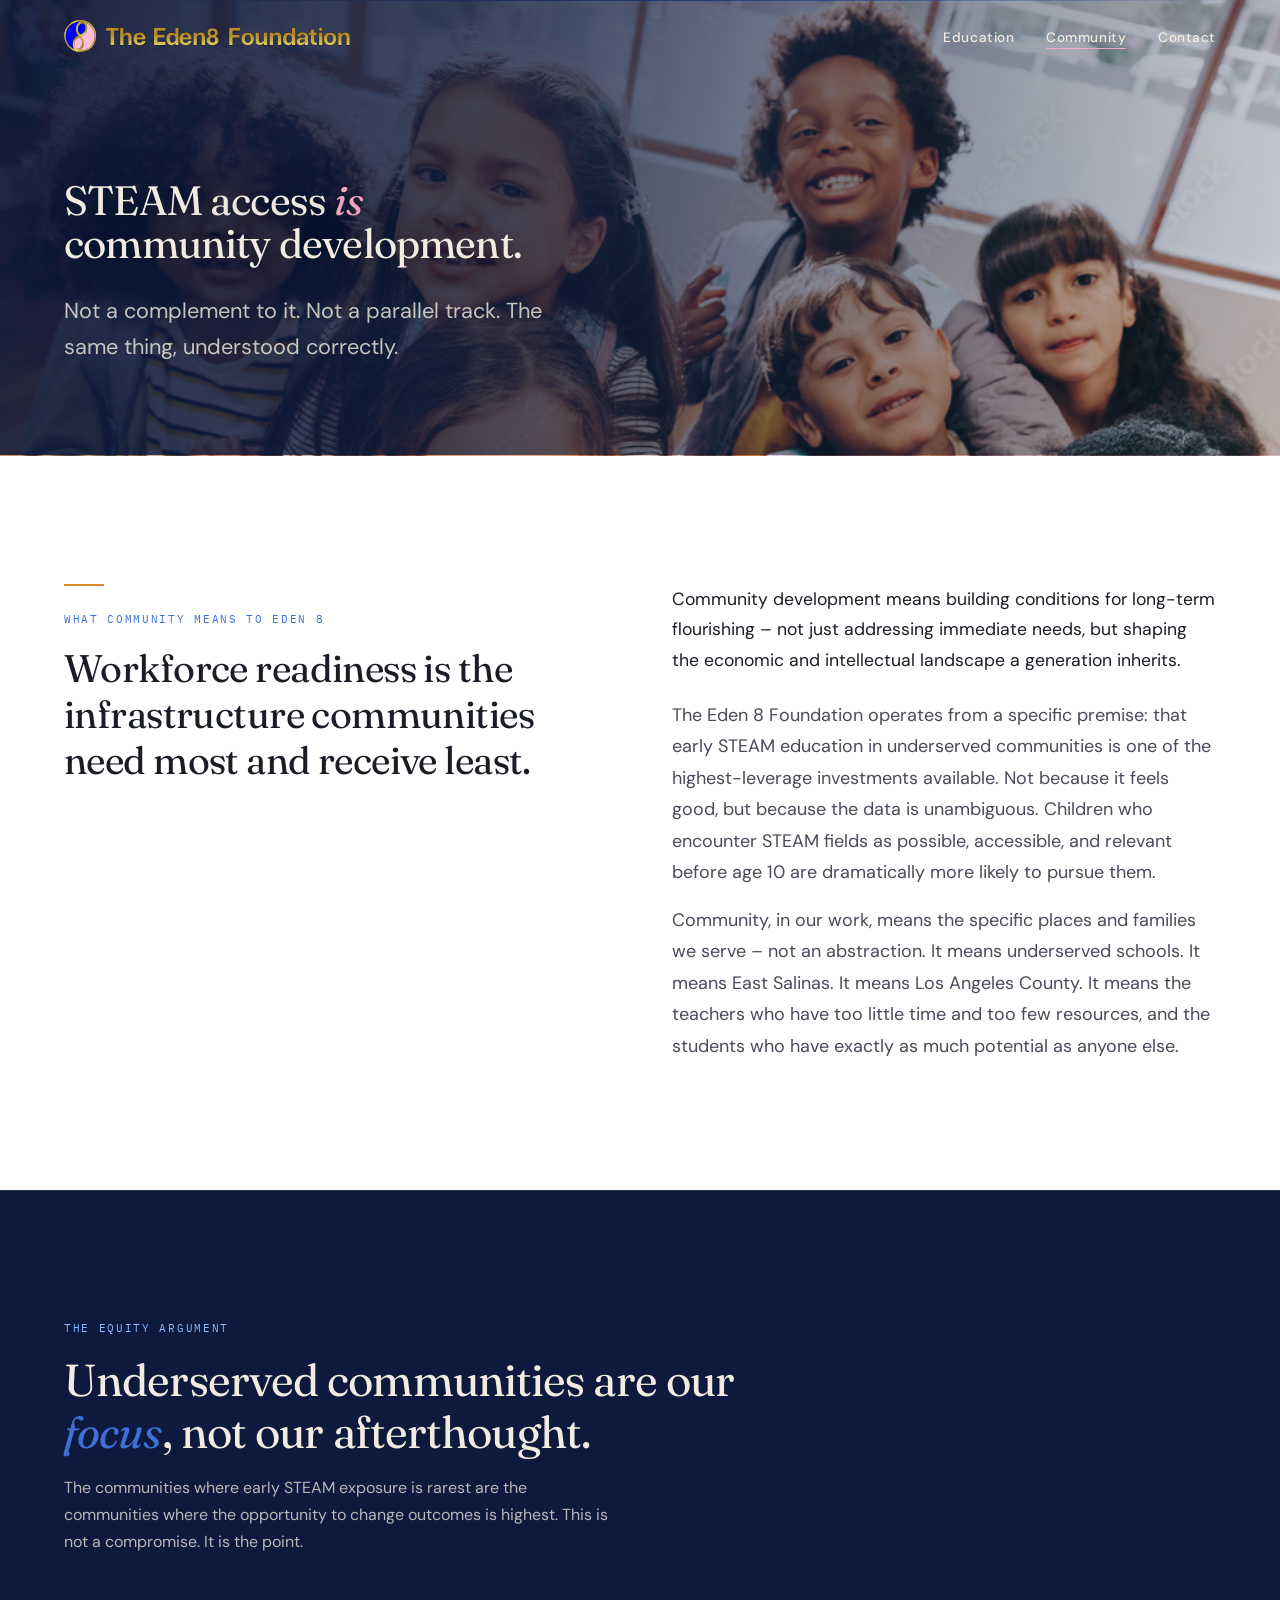
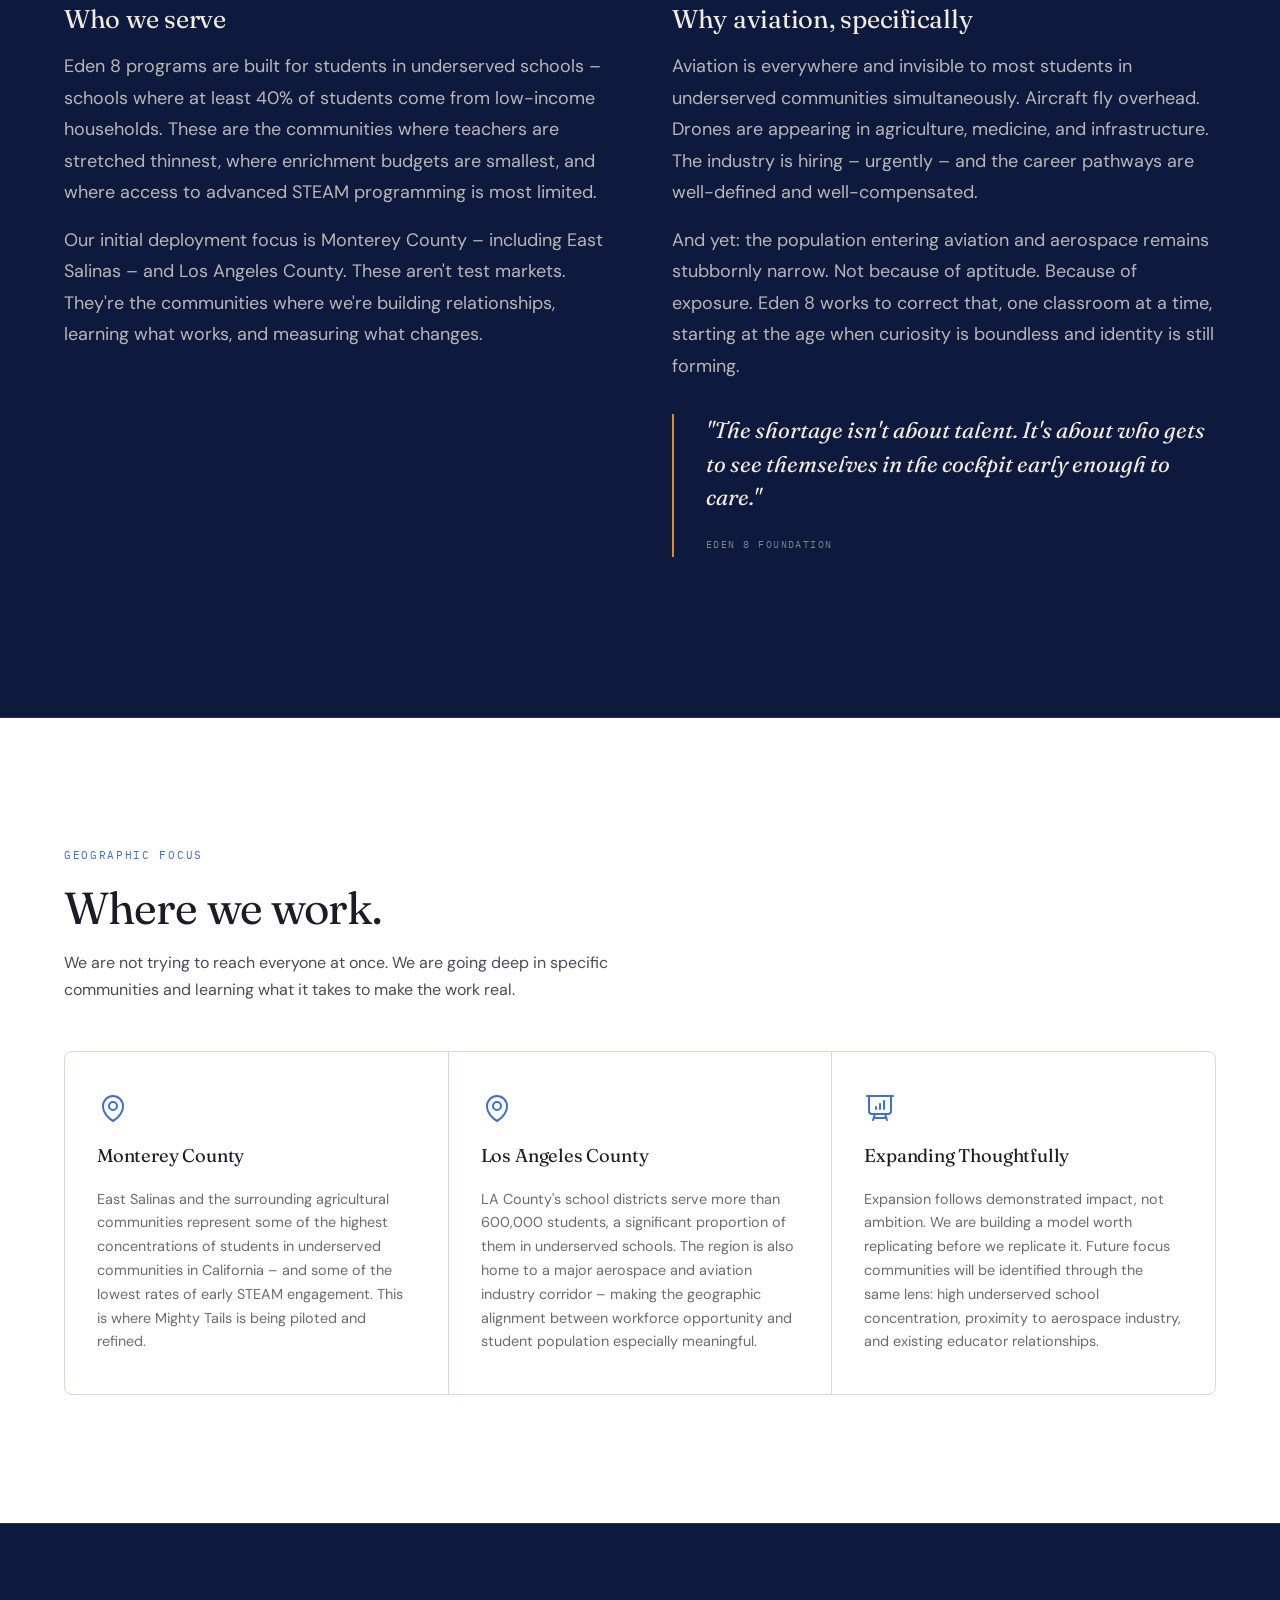
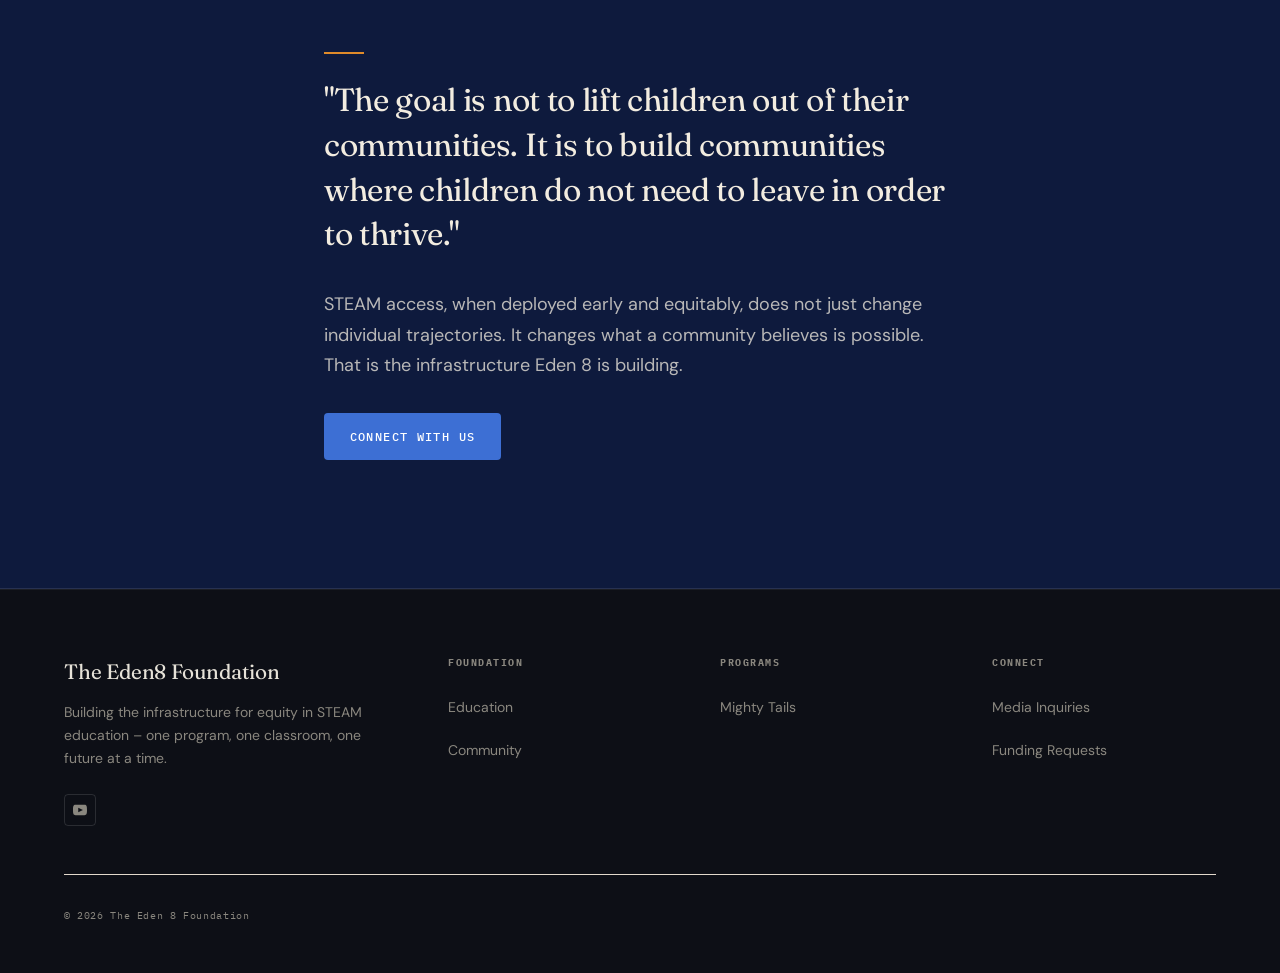
<file: community.html>
<!DOCTYPE html>
<html lang="en" data-theme="light">
<head>
  <meta charset="UTF-8" />
  <meta http-equiv="Cache-Control" content="no-cache, no-store, must-revalidate" />
  <meta http-equiv="Pragma" content="no-cache" />
  <meta http-equiv="Expires" content="0" />
  <meta name="viewport" content="width=device-width, initial-scale=1.0" />
  <title>Community – Eden 8 Foundation</title>
  <meta name="description" content="How the Eden 8 Foundation defines community: STEAM access as social equity infrastructure, deployed in Monterey County and Los Angeles County." />
  <link rel="canonical" href="https://j0nmichal.github.io/Eden8-dev-site/community.html" />

  <!-- Open Graph -->
  <meta property="og:type" content="website" />
  <meta property="og:url" content="https://j0nmichal.github.io/Eden8-dev-site/community.html" />
  <meta property="og:title" content="Community – Eden 8 Foundation" />
  <meta property="og:description" content="How the Eden 8 Foundation defines community: STEAM access as social equity infrastructure, deployed in Monterey County and Los Angeles County." />
  <meta property="og:image" content="https://j0nmichal.github.io/Eden8-dev-site/assets/images/og-home.jpg" />
  <meta property="og:site_name" content="Eden 8 Foundation" />

  <!-- Twitter Card -->
  <meta name="twitter:card" content="summary_large_image" />
  <meta name="twitter:title" content="Community – Eden 8 Foundation" />
  <meta name="twitter:description" content="How the Eden 8 Foundation defines community: STEAM access as social equity infrastructure, deployed in Monterey County and Los Angeles County." />
  <meta name="twitter:image" content="https://j0nmichal.github.io/Eden8-dev-site/assets/images/og-home.jpg" />

  <link rel="stylesheet" href="css/styles.css?v=24" />
  <link rel="icon" type="image/svg+xml" href="assets/favicon.svg" />
</head>
<body class="dark-hero">

  <header>
    <nav class="nav" aria-label="Main navigation">
      <div class="container nav__inner">
        <a href="index.html" class="nav__logo" aria-label="The Eden 8 Foundation home">
          <img src="assets/images/TEF_LogoIcon_HorizontalWide.svg" alt="The Eden 8 Foundation" height="32" style="display:block;">
        </a>
        <ul class="nav__links" role="list">
          <li><a href="education.html">Education</a></li>
          <li><a href="community.html">Community</a></li>
          <li><a href="contact.html">Contact</a></li>
        </ul>
        <button class="nav__toggle" aria-label="Toggle navigation" aria-expanded="false">
          <span></span><span></span><span></span>
        </button>
      </div>
    </nav>
  </header>

  <main>

    <!-- PAGE HERO -->
    <section class="page-hero page-hero--photo" aria-labelledby="community-title" style="background-image: url('assets/images/1000_F_594930347_ukCym2IL1CUsAE8HamDwevilLhkYoZHP.jpg');">
      <div class="container">
        <h1 id="community-title">
          STEAM access <em>is</em><br/>
          community development.
        </h1>
        <p class="page-hero__sub">
          Not a complement to it. Not a parallel track. The same thing, understood correctly.
        </p>
      </div>
    </section>

    <!-- OPENING STATEMENT -->
    <section class="section" aria-labelledby="community-def-heading">
      <div class="container">
        <div class="two-col">
          <div class="two-col__a fade-up">
            <span class="rule-warm" aria-hidden="true"></span>
            <span class="label label--accent" style="display:block; margin-block-end: 1rem;">What Community Means to Eden 8</span>
            <h2 id="community-def-heading" style="font-family: var(--font-display); font-size: clamp(1.8rem, 3vw, 2.6rem); font-weight: 400; line-height: 1.2; letter-spacing: -0.015em; color: var(--text-cream);">
              Workforce readiness is the infrastructure communities need most and receive least.
            </h2>
          </div>
          <div class="two-col__b prose fade-up fade-up-delay-1">
            <p class="lead">Community development means building conditions for long-term flourishing – not just addressing immediate needs, but shaping the economic and intellectual landscape a generation inherits.</p>
            <p>The Eden 8 Foundation operates from a specific premise: that early STEAM education in underserved communities is one of the highest-leverage investments available. Not because it feels good, but because the data is unambiguous. Children who encounter STEAM fields as possible, accessible, and relevant before age 10 are dramatically more likely to pursue them.</p>
            <p>Community, in our work, means the specific places and families we serve – not an abstraction. It means underserved schools. It means East Salinas. It means Los Angeles County. It means the teachers who have too little time and too few resources, and the students who have exactly as much potential as anyone else.</p>
          </div>
        </div>
      </div>
    </section>

    <!-- EQUITY ARGUMENT -->
    <section class="section section--alt" aria-labelledby="equity-heading">
      <div class="container">
        <div class="section__header fade-up" style="max-width: 700px;">
          <span class="label label--accent" style="display:block; margin-block-end: 1rem;">The Equity Argument</span>
          <h2 id="equity-heading">Underserved communities are our <em>focus</em>, not our afterthought.</h2>
          <p>The communities where early STEAM exposure is rarest are the communities where the opportunity to change outcomes is highest. This is not a compromise. It is the point.</p>
        </div>

        <div class="two-col fade-up fade-up-delay-1" style="margin-block-start: 3rem;">
          <div class="two-col__a prose">
            <h3>Who we serve</h3>
            <p>Eden 8 programs are built for students in underserved schools – schools where at least 40% of students come from low-income households. These are the communities where teachers are stretched thinnest, where enrichment budgets are smallest, and where access to advanced STEAM programming is most limited.</p>
            <p>Our initial deployment focus is Monterey County – including East Salinas – and Los Angeles County. These aren't test markets. They're the communities where we're building relationships, learning what works, and measuring what changes.</p>
          </div>
          <div class="two-col__b prose">
            <h3>Why aviation, specifically</h3>
            <p>Aviation is everywhere and invisible to most students in underserved communities simultaneously. Aircraft fly overhead. Drones are appearing in agriculture, medicine, and infrastructure. The industry is hiring – urgently – and the career pathways are well-defined and well-compensated.</p>
            <p>And yet: the population entering aviation and aerospace remains stubbornly narrow. Not because of aptitude. Because of exposure. Eden 8 works to correct that, one classroom at a time, starting at the age when curiosity is boundless and identity is still forming.</p>

            <div class="pullquote">
              <p>"The shortage isn't about talent. It's about who gets to see themselves in the cockpit early enough to care."</p>
              <cite>Eden 8 Foundation</cite>
            </div>
          </div>
        </div>
      </div>
    </section>

    <!-- GEOGRAPHIC FOCUS -->
    <section class="section" aria-labelledby="geo-heading">
      <div class="container">
        <div class="section__header fade-up" style="max-width: 600px;">
          <span class="label label--accent" style="display:block; margin-block-end: 1rem;">Geographic Focus</span>
          <h2 id="geo-heading">Where we work.</h2>
          <p>We are not trying to reach everyone at once. We are going deep in specific communities and learning what it takes to make the work real.</p>
        </div>

        <div class="feature-grid fade-up fade-up-delay-1" role="list">
          <div class="feature-card" role="listitem">
            <svg class="feature-card__icon" xmlns="http://www.w3.org/2000/svg" fill="none" viewBox="0 0 24 24" stroke-width="1.5" stroke="currentColor" aria-hidden="true">
              <path stroke-linecap="round" stroke-linejoin="round" d="M15 10.5a3 3 0 11-6 0 3 3 0 016 0z" />
              <path stroke-linecap="round" stroke-linejoin="round" d="M19.5 10.5c0 7.142-7.5 11.25-7.5 11.25S4.5 17.642 4.5 10.5a7.5 7.5 0 1115 0z" />
            </svg>
            <h3>Monterey County</h3>
            <p>East Salinas and the surrounding agricultural communities represent some of the highest concentrations of students in underserved communities in California – and some of the lowest rates of early STEAM engagement. This is where Mighty Tails is being piloted and refined.</p>
          </div>
          <div class="feature-card" role="listitem">
            <svg class="feature-card__icon" xmlns="http://www.w3.org/2000/svg" fill="none" viewBox="0 0 24 24" stroke-width="1.5" stroke="currentColor" aria-hidden="true">
              <path stroke-linecap="round" stroke-linejoin="round" d="M15 10.5a3 3 0 11-6 0 3 3 0 016 0z" />
              <path stroke-linecap="round" stroke-linejoin="round" d="M19.5 10.5c0 7.142-7.5 11.25-7.5 11.25S4.5 17.642 4.5 10.5a7.5 7.5 0 1115 0z" />
            </svg>
            <h3>Los Angeles County</h3>
            <p>LA County's school districts serve more than 600,000 students, a significant proportion of them in underserved schools. The region is also home to a major aerospace and aviation industry corridor – making the geographic alignment between workforce opportunity and student population especially meaningful.</p>
          </div>
          <div class="feature-card" role="listitem">
            <svg class="feature-card__icon" xmlns="http://www.w3.org/2000/svg" fill="none" viewBox="0 0 24 24" stroke-width="1.5" stroke="currentColor" aria-hidden="true">
              <path stroke-linecap="round" stroke-linejoin="round" d="M3.75 3v11.25A2.25 2.25 0 006 16.5h2.25M3.75 3h-1.5m1.5 0h16.5m0 0h1.5m-1.5 0v11.25A2.25 2.25 0 0118 16.5h-2.25m-7.5 0h7.5m-7.5 0l-1 3m8.5-3l1 3m0 0l.5 1.5m-.5-1.5h-9.5m0 0l-.5 1.5M9 11.25v1.5M12 9v3.75m3-6v6" />
            </svg>
            <h3>Expanding Thoughtfully</h3>
            <p>Expansion follows demonstrated impact, not ambition. We are building a model worth replicating before we replicate it. Future focus communities will be identified through the same lens: high underserved school concentration, proximity to aerospace industry, and existing educator relationships.</p>
          </div>
        </div>
      </div>
    </section>

    <!-- CLOSING STATEMENT -->
    <section class="section section--alt" aria-label="Closing statement">
      <div class="container" style="max-width: 760px; margin-inline: auto;">
        <div class="fade-up">
          <span class="rule-warm" aria-hidden="true"></span>
          <blockquote style="font-family: var(--font-display); font-size: clamp(1.3rem, 2.5vw, 2rem); font-weight: 400; line-height: 1.4; color: var(--text-cream); letter-spacing: -0.01em; margin-block-end: 2rem;">
            "The goal is not to lift children out of their communities. It is to build communities where children do not need to leave in order to thrive."
          </blockquote>
          <p style="color: var(--text-secondary); margin-block-end: 2rem;">
            STEAM access, when deployed early and equitably, does not just change individual trajectories. It changes what a community believes is possible. That is the infrastructure Eden 8 is building.
          </p>
          <a href="contact.html" class="btn btn--primary">Connect With Us</a>
        </div>
      </div>
    </section>

  </main>

  <footer class="footer" aria-label="Site footer">
    <div class="container">
      <div class="footer__inner">
        <div class="footer__brand">
          <h3>The Eden8 Foundation</h3>
          <p>Building the infrastructure for equity in STEAM education – one program, one classroom, one future at a time.</p>
          <nav class="footer__social" aria-label="Social links">
            <a href="https://www.youtube.com/@TheEden8Foundation" target="_blank" rel="noopener" aria-label="YouTube">
              <svg xmlns="http://www.w3.org/2000/svg" viewBox="0 0 24 24" fill="currentColor" width="14" height="14" aria-hidden="true"><path d="M19.615 3.184c-3.604-.246-11.631-.245-15.23 0-3.897.266-4.356 2.62-4.385 8.816.029 6.185.484 8.549 4.385 8.816 3.6.245 11.626.246 15.23 0 3.897-.266 4.356-2.62 4.385-8.816-.029-6.185-.484-8.549-4.385-8.816zm-10.615 12.816v-8l8 3.993-8 4.007z"/></svg>
            </a>
          </nav>
        </div>
        <nav class="footer__nav" aria-label="Foundation">
          <h4>Foundation</h4>
          <ul role="list">
            <li><a href="education.html">Education</a></li>
            <li><a href="community.html">Community</a></li>
          </ul>
        </nav>
        <nav class="footer__nav" aria-label="Programs">
          <h4>Programs</h4>
          <ul role="list">
            <li><a href="https://www.mightytails.education" target="_blank" rel="noopener">Mighty Tails</a></li>
          </ul>
        </nav>
        <nav class="footer__nav" aria-label="Connect">
          <h4>Connect</h4>
          <ul role="list">
            <li><a href="contact.html#media">Media Inquiries</a></li>
            <li><a href="contact.html#funding">Funding Requests</a></li>
          </ul>
        </nav>
      </div>
      <div class="footer__bottom">
        <p class="footer__copy">© 2026 The Eden 8 Foundation</p>
      </div>
    </div>
  </footer>

  <script src="js/main.js?v=6" defer></script>
</body>
</html>
</file>
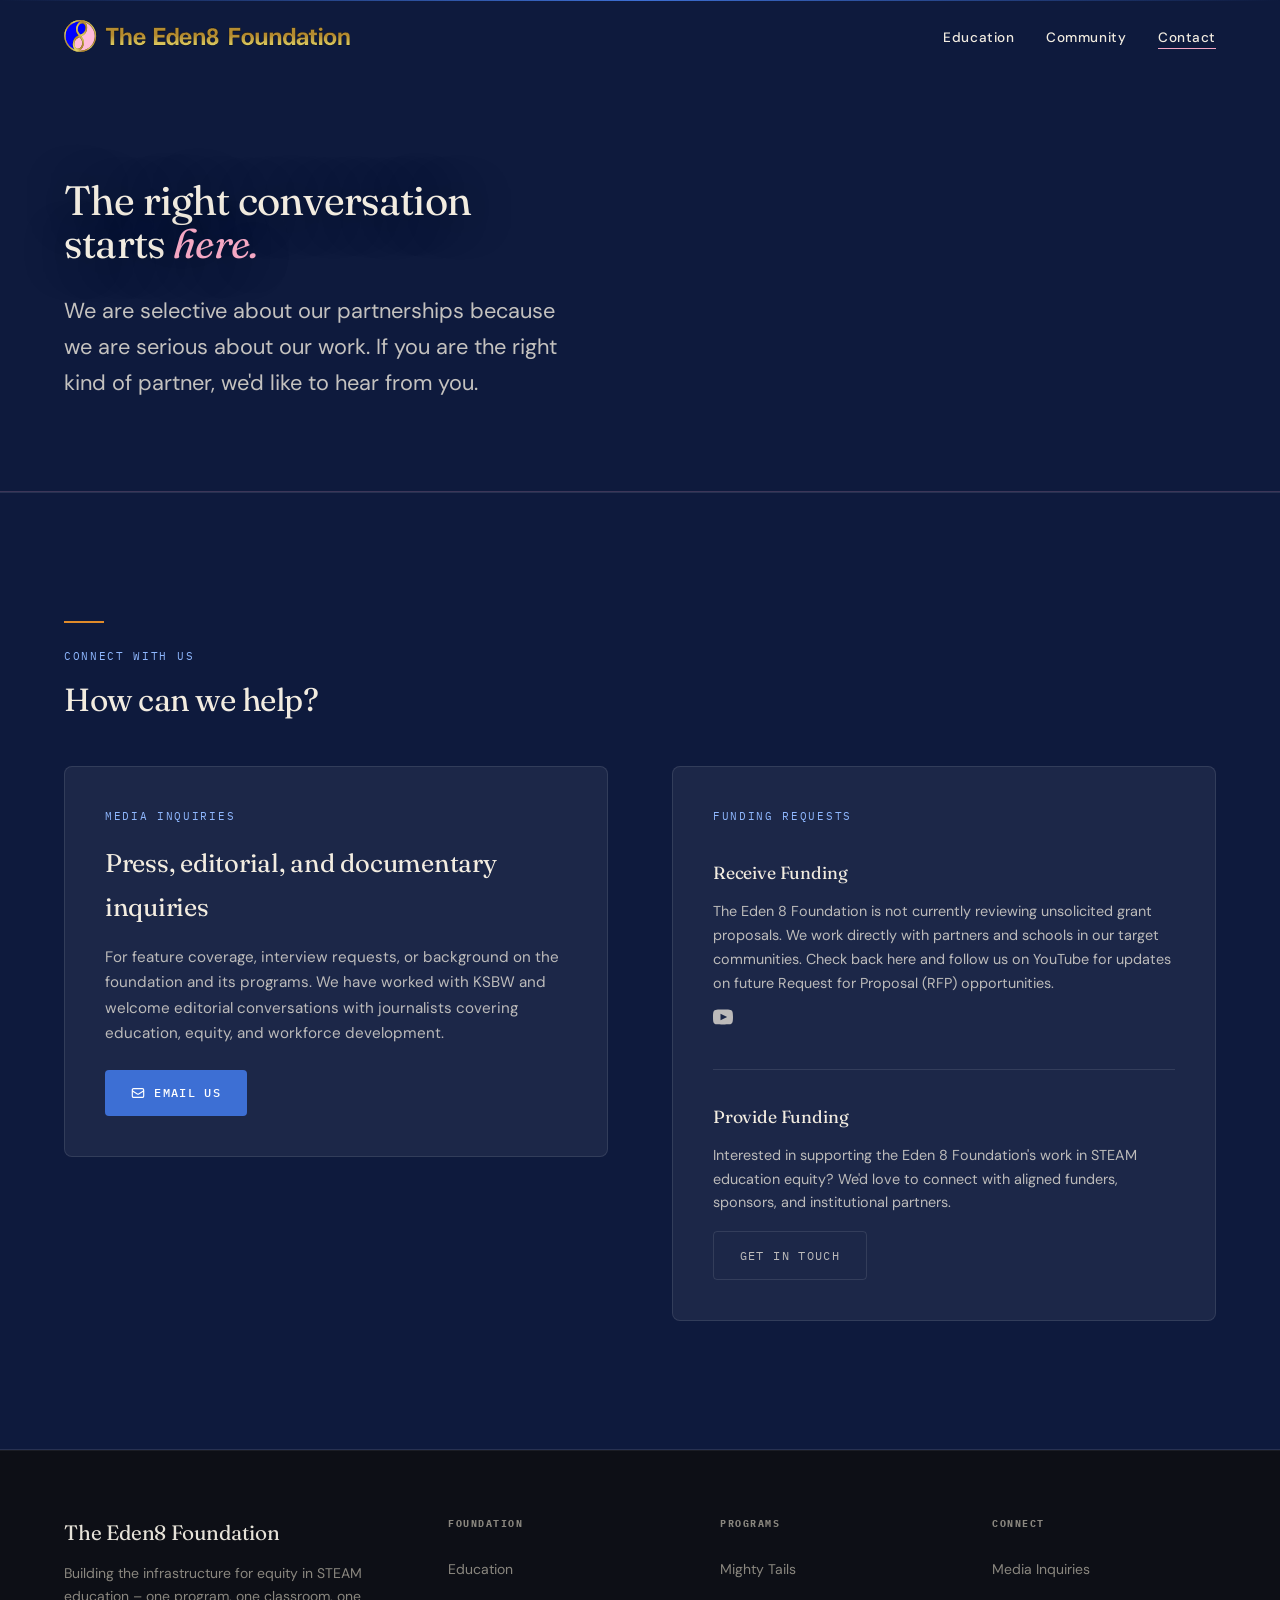
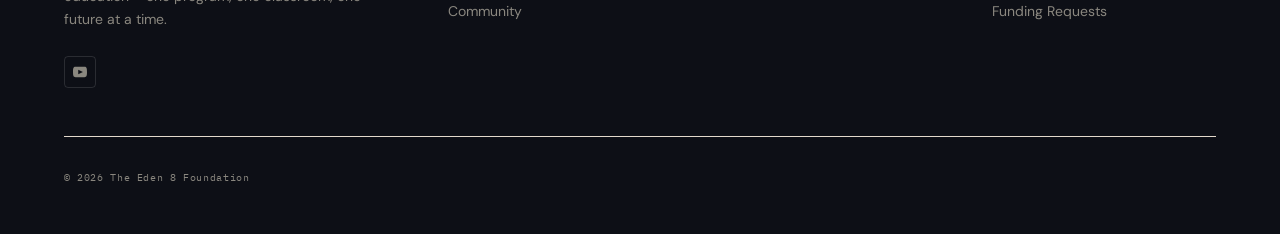
<file: contact.html>
<!DOCTYPE html>
<html lang="en" data-theme="light">
<head>
  <meta charset="UTF-8" />
  <meta http-equiv="Cache-Control" content="no-cache, no-store, must-revalidate" />
  <meta http-equiv="Pragma" content="no-cache" />
  <meta http-equiv="Expires" content="0" />
  <meta name="viewport" content="width=device-width, initial-scale=1.0" />
  <title>Contact – Eden 8 Foundation</title>
  <meta name="description" content="Contact the Eden 8 Foundation – media inquiries, educator partnerships, and strategic collaboration." />
  <link rel="canonical" href="https://j0nmichal.github.io/Eden8-dev-site/contact.html" />

  <!-- Open Graph -->
  <meta property="og:type" content="website" />
  <meta property="og:url" content="https://j0nmichal.github.io/Eden8-dev-site/contact.html" />
  <meta property="og:title" content="Contact – Eden 8 Foundation" />
  <meta property="og:description" content="Contact the Eden 8 Foundation – media inquiries, educator partnerships, and strategic collaboration." />
  <meta property="og:image" content="https://j0nmichal.github.io/Eden8-dev-site/assets/images/og-home.jpg" />
  <meta property="og:site_name" content="Eden 8 Foundation" />

  <!-- Twitter Card -->
  <meta name="twitter:card" content="summary_large_image" />
  <meta name="twitter:title" content="Contact – Eden 8 Foundation" />
  <meta name="twitter:description" content="Contact the Eden 8 Foundation – media inquiries, educator partnerships, and strategic collaboration." />
  <meta name="twitter:image" content="https://j0nmichal.github.io/Eden8-dev-site/assets/images/og-home.jpg" />

  <link rel="stylesheet" href="css/styles.css?v=24" />
  <link rel="icon" type="image/svg+xml" href="assets/favicon.svg" />
</head>
<body class="dark-hero">

  <header>
    <nav class="nav" aria-label="Main navigation">
      <div class="container nav__inner">
        <a href="index.html" class="nav__logo" aria-label="The Eden 8 Foundation home">
          <img src="assets/images/TEF_LogoIcon_HorizontalWide.svg" alt="The Eden 8 Foundation" height="32" style="display:block;">
        </a>
        <ul class="nav__links" role="list">
          <li><a href="education.html">Education</a></li>
          <li><a href="community.html">Community</a></li>
          <li><a href="contact.html">Contact</a></li>
        </ul>
        <button class="nav__toggle" aria-label="Toggle navigation" aria-expanded="false">
          <span></span><span></span><span></span>
        </button>
      </div>
    </nav>
  </header>

  <main>

    <!-- PAGE HERO -->
    <section class="page-hero" aria-labelledby="contact-title">
      <div class="container">
        <h1 id="contact-title">
          The right conversation<br/>
          starts <em>here.</em>
        </h1>
        <p class="page-hero__sub">
          We are selective about our partnerships because we are serious about our work. If you are the right kind of partner, we'd like to hear from you.
        </p>
      </div>
    </section>

    <!-- CONTACT GRID -->
    <!-- CONNECT WITH US -->
    <section class="section section--alt" aria-label="Connect with us">
      <div class="container">
        <div class="section__header fade-up" style="max-width: 600px; margin-block-end: 3rem;">
          <span class="rule-warm" aria-hidden="true"></span>
          <span class="label label--accent" style="display:block; margin-block-end: 1rem;">Connect With Us</span>
          <h2 style="font-family: var(--font-display); font-size: clamp(1.5rem, 2.5vw, 2.2rem); font-weight: 400; color: var(--text-cream); letter-spacing: -0.015em;">How can we help?</h2>
        </div>

        <div class="two-col fade-up fade-up-delay-1">

          <!-- Media Inquiries -->
          <div id="media" style="background: var(--bg-primary); border: 1px solid var(--rule); border-radius: var(--radius-md); padding: 2.5rem;">
            <div class="label label--accent" style="margin-block-end: 1rem;">Media Inquiries</div>
            <h3 style="font-family: var(--font-display); font-size: clamp(1.2rem, 2vw, 1.6rem); font-weight: 400; color: var(--text-cream); letter-spacing: -0.01em; margin-block-end: 1rem;">Press, editorial, and documentary inquiries</h3>
            <p style="color: var(--text-secondary); font-size: 0.95rem; line-height: 1.65; margin-block-end: 1.5rem;">
              For feature coverage, interview requests, or background on the foundation and its programs. We have worked with KSBW and welcome editorial conversations with journalists covering education, equity, and workforce development.
            </p>
            <a href="mailto:eden8foundation@gmail.com" class="btn btn--primary">
              <svg xmlns="http://www.w3.org/2000/svg" fill="none" viewBox="0 0 24 24" stroke-width="2" stroke="currentColor" aria-hidden="true" style="width:14px;height:14px;"><path stroke-linecap="round" stroke-linejoin="round" d="M21.75 6.75v10.5a2.25 2.25 0 01-2.25 2.25h-15a2.25 2.25 0 01-2.25-2.25V6.75m19.5 0A2.25 2.25 0 0019.5 4.5h-15a2.25 2.25 0 00-2.25 2.25m19.5 0v.243a2.25 2.25 0 01-1.07 1.916l-7.5 4.615a2.25 2.25 0 01-2.36 0L3.32 8.91a2.25 2.25 0 01-1.07-1.916V6.75"/></svg>
              Email Us
            </a>
          </div>

          <!-- Funding Requests -->
          <div id="funding" style="background: var(--bg-primary); border: 1px solid var(--rule); border-radius: var(--radius-md); padding: 2.5rem; display: flex; flex-direction: column; gap: 2rem;">
            <div class="label label--accent">Funding Requests</div>

            <div>
              <h3 style="font-family: var(--font-display); font-size: 1.1rem; font-weight: 400; color: var(--text-cream); letter-spacing: -0.01em; margin-block-end: 0.75rem;">Receive Funding</h3>
              <p style="color: var(--text-secondary); font-size: 0.9rem; line-height: 1.65;">
                The Eden 8 Foundation is not currently reviewing unsolicited grant proposals. We work directly with partners and schools in our target communities. Check back here and follow us on YouTube for updates on future Request for Proposal (RFP) opportunities.
              </p>
              <a href="https://www.youtube.com/@TheEden8Foundation" target="_blank" rel="noopener" aria-label="Eden 8 Foundation on YouTube" style="display:inline-flex; align-items:center; margin-block-start:0.75rem; color:var(--text-secondary); transition:color 0.2s;" onmouseover="this.style.color='#FF0000'" onmouseout="this.style.color=''">
                <svg xmlns="http://www.w3.org/2000/svg" viewBox="0 0 24 24" fill="currentColor" width="20" height="20" aria-hidden="true"><path d="M19.615 3.184c-3.604-.246-11.631-.245-15.23 0-3.897.266-4.356 2.62-4.385 8.816.029 6.185.484 8.549 4.385 8.816 3.6.245 11.626.246 15.23 0 3.897-.266 4.356-2.62 4.385-8.816-.029-6.185-.484-8.549-4.385-8.816zm-10.615 12.816v-8l8 3.993-8 4.007z"/></svg>
              </a>
            </div>

            <div style="height: 1px; background: var(--rule);"></div>

            <div>
              <h3 style="font-family: var(--font-display); font-size: 1.1rem; font-weight: 400; color: var(--text-cream); letter-spacing: -0.01em; margin-block-end: 0.75rem;">Provide Funding</h3>
              <p style="color: var(--text-secondary); font-size: 0.9rem; line-height: 1.65;">
                Interested in supporting the Eden 8 Foundation's work in STEAM education equity? We'd love to connect with aligned funders, sponsors, and institutional partners.
              </p>
              <a href="mailto:eden8foundation@gmail.com" class="btn btn--ghost" style="margin-block-start: 1rem; display: inline-flex;">
                Get in Touch
              </a>
            </div>
          </div>

        </div>
      </div>
    </section>

  </main>

  <footer class="footer" aria-label="Site footer">
    <div class="container">
      <div class="footer__inner">
        <div class="footer__brand">
          <h3>The Eden8 Foundation</h3>
          <p>Building the infrastructure for equity in STEAM education – one program, one classroom, one future at a time.</p>
          <nav class="footer__social" aria-label="Social links">
            <a href="https://www.youtube.com/@TheEden8Foundation" target="_blank" rel="noopener" aria-label="YouTube">
              <svg xmlns="http://www.w3.org/2000/svg" viewBox="0 0 24 24" fill="currentColor" width="14" height="14" aria-hidden="true"><path d="M19.615 3.184c-3.604-.246-11.631-.245-15.23 0-3.897.266-4.356 2.62-4.385 8.816.029 6.185.484 8.549 4.385 8.816 3.6.245 11.626.246 15.23 0 3.897-.266 4.356-2.62 4.385-8.816-.029-6.185-.484-8.549-4.385-8.816zm-10.615 12.816v-8l8 3.993-8 4.007z"/></svg>
            </a>
          </nav>
        </div>
        <nav class="footer__nav" aria-label="Foundation">
          <h4>Foundation</h4>
          <ul role="list">
            <li><a href="education.html">Education</a></li>
            <li><a href="community.html">Community</a></li>
          </ul>
        </nav>
        <nav class="footer__nav" aria-label="Programs">
          <h4>Programs</h4>
          <ul role="list">
            <li><a href="https://www.mightytails.education" target="_blank" rel="noopener">Mighty Tails</a></li>
          </ul>
        </nav>
        <nav class="footer__nav" aria-label="Connect">
          <h4>Connect</h4>
          <ul role="list">
            <li><a href="contact.html#media">Media Inquiries</a></li>
            <li><a href="contact.html#funding">Funding Requests</a></li>
          </ul>
        </nav>
      </div>
      <div class="footer__bottom">
        <p class="footer__copy">© 2026 The Eden 8 Foundation</p>
      </div>
    </div>
  </footer>

  <script src="js/main.js?v=6" defer></script>
</body>
</html>
</file>
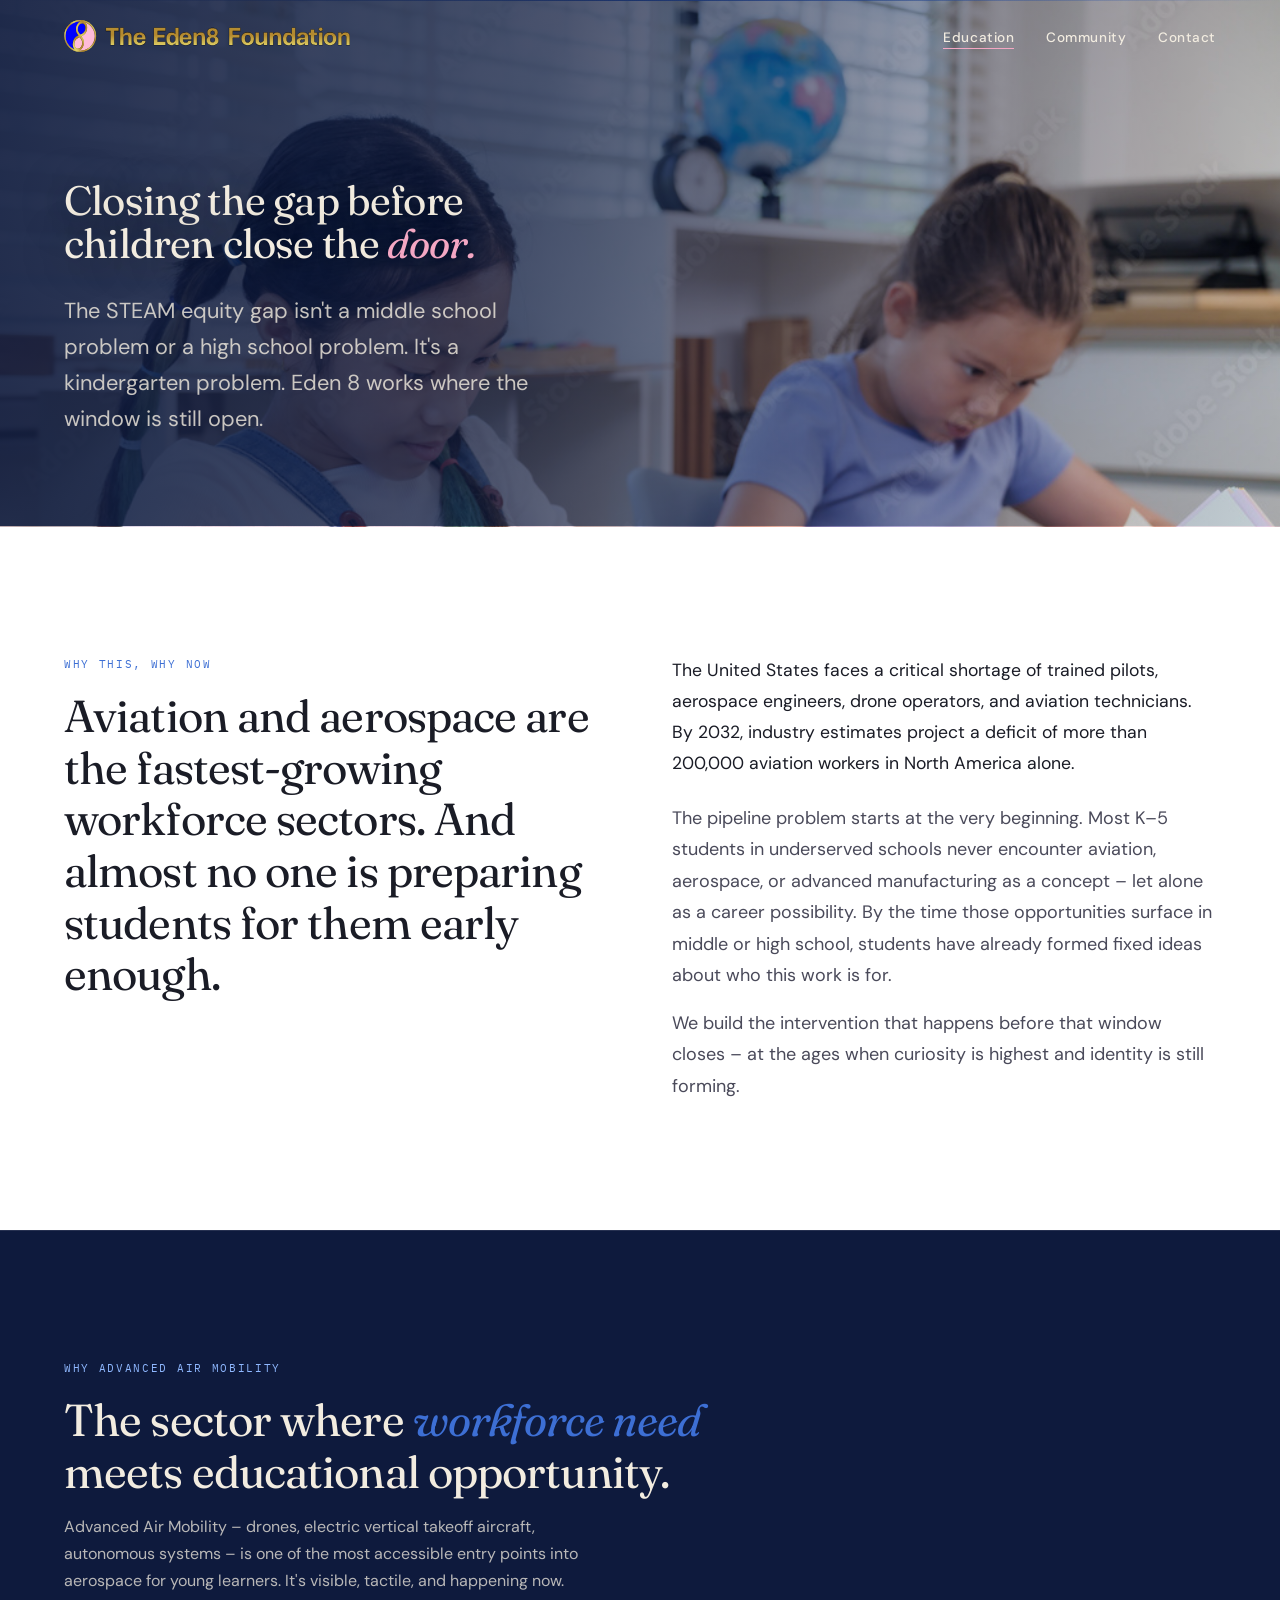
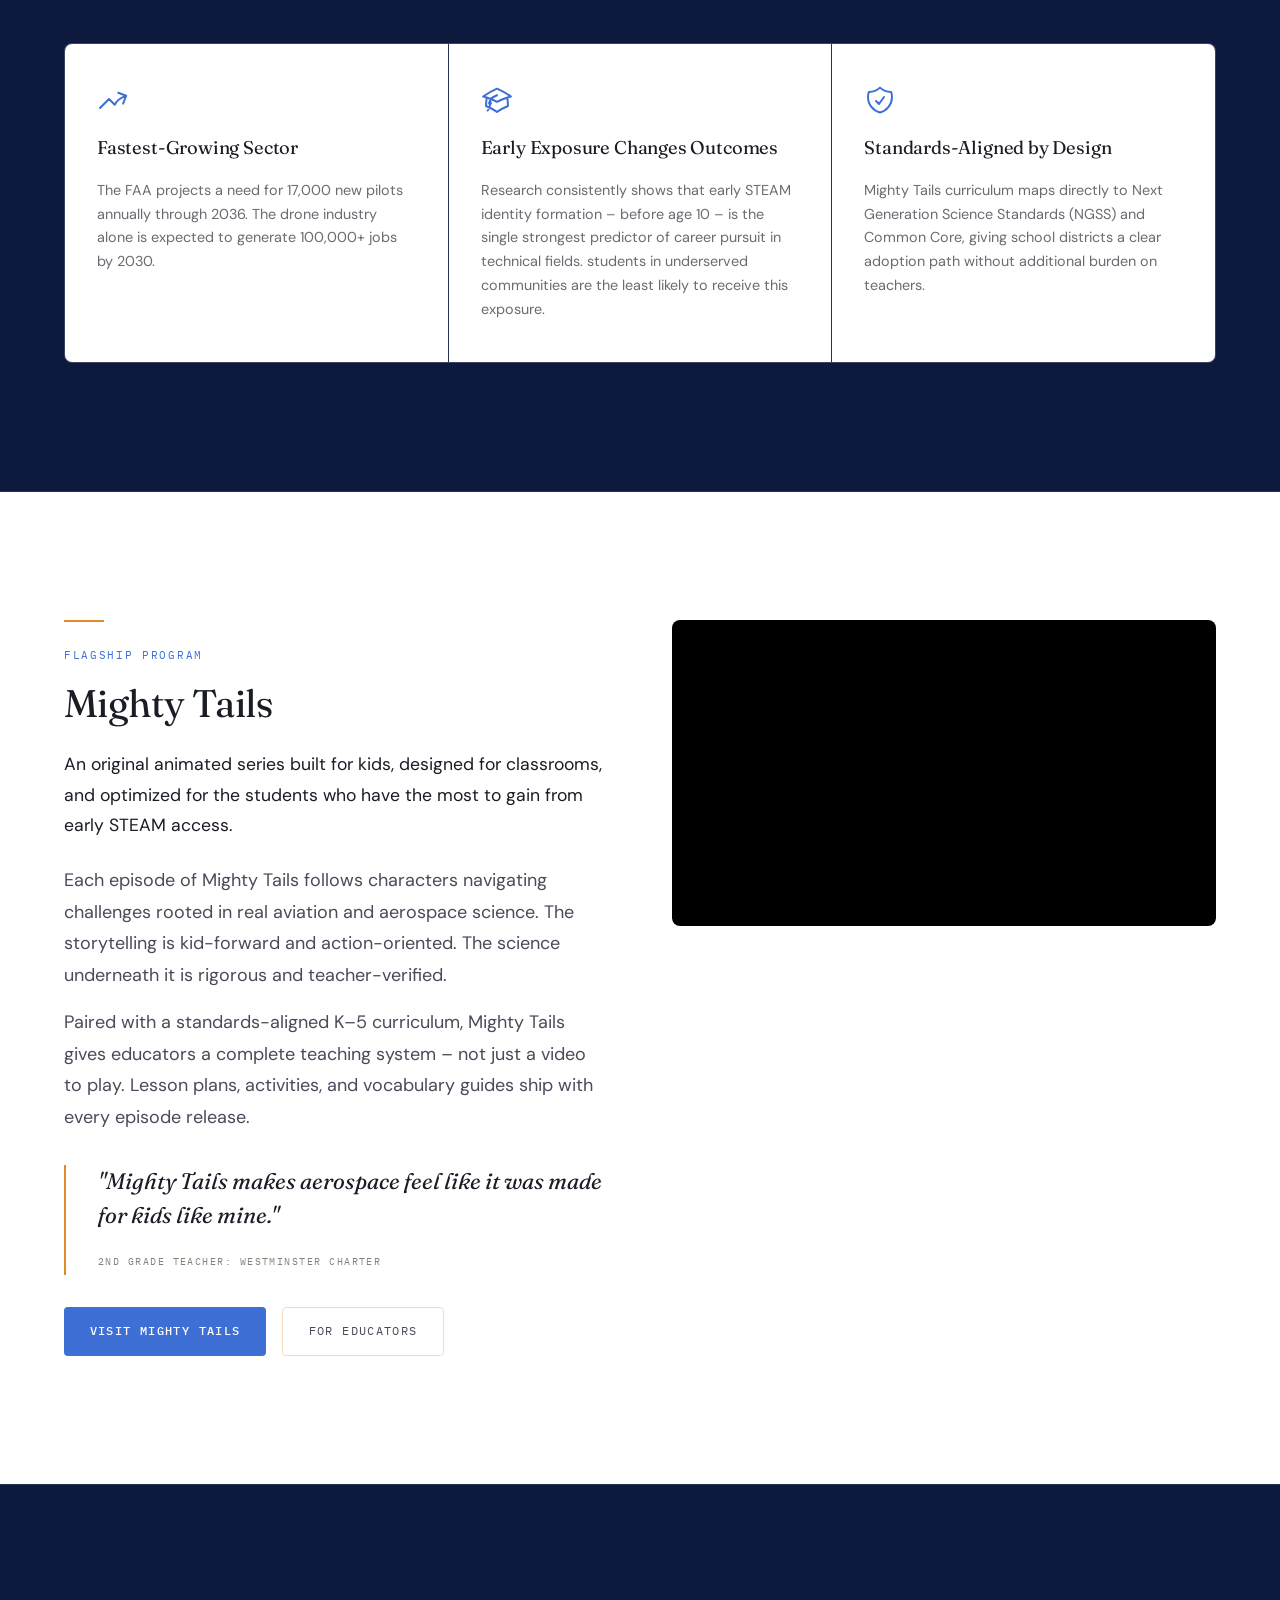
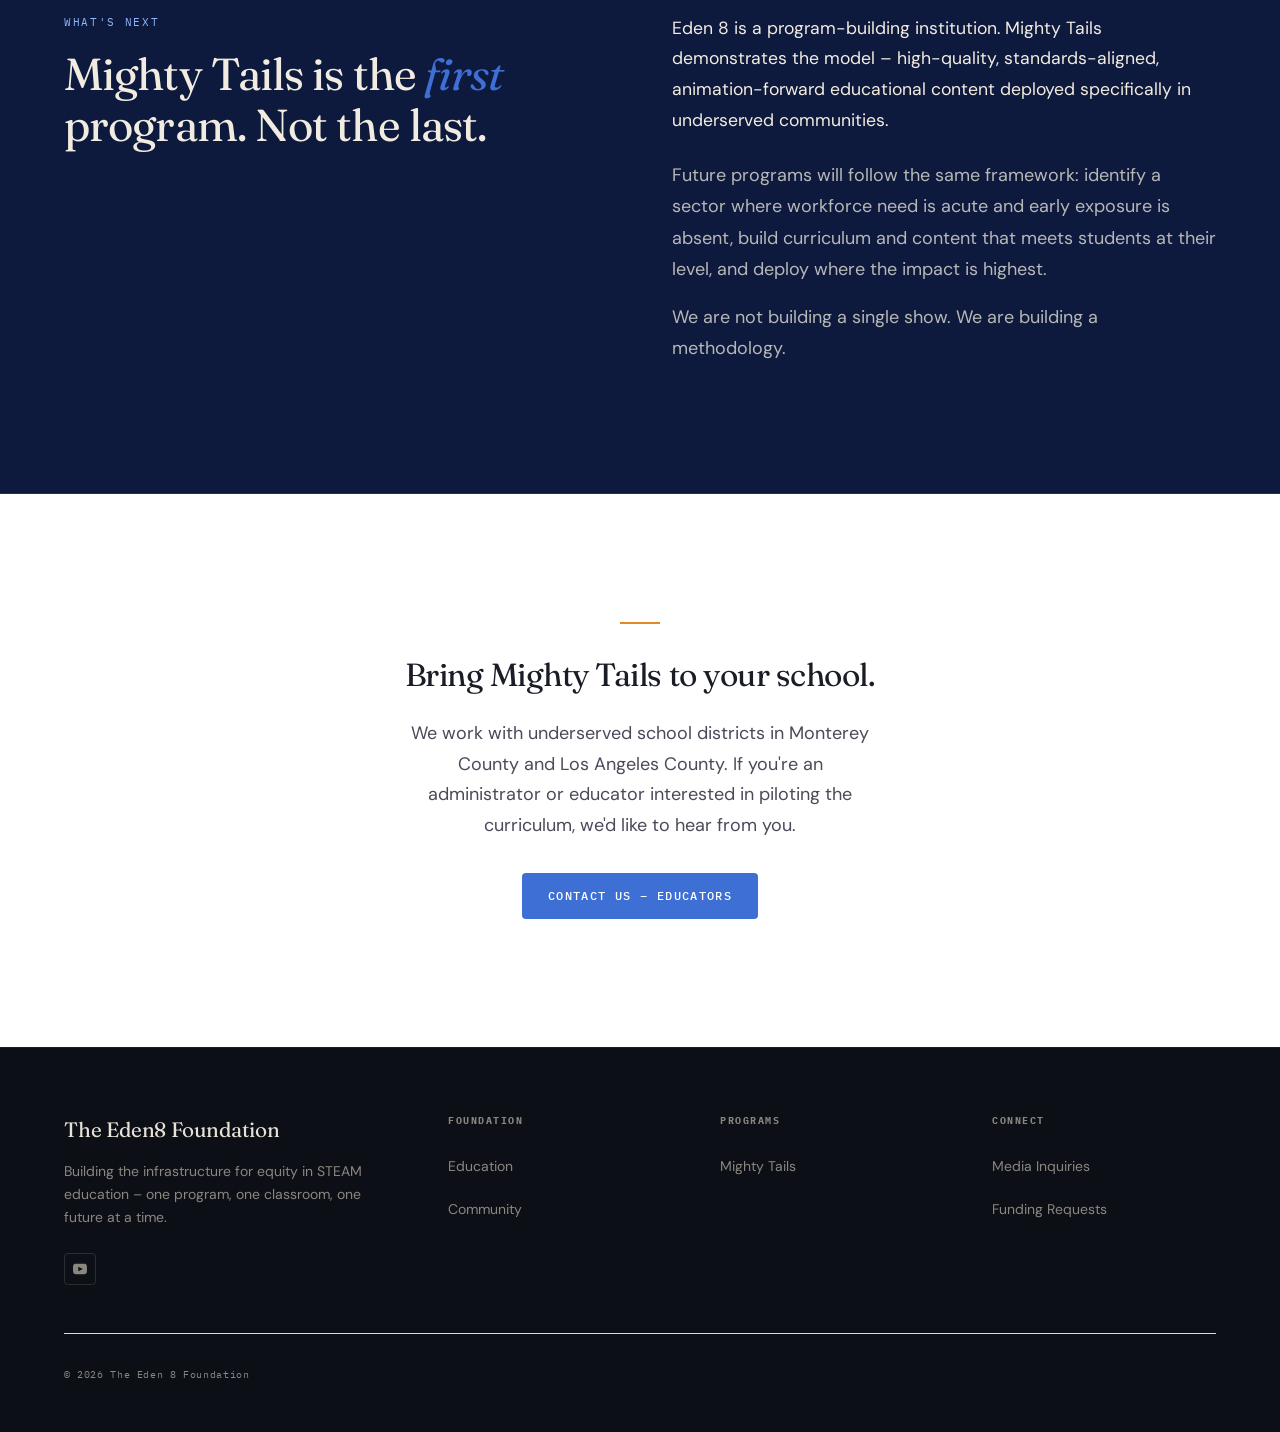
<file: education.html>
<!DOCTYPE html>
<html lang="en" data-theme="light">
<head>
  <meta charset="UTF-8" />
  <meta http-equiv="Cache-Control" content="no-cache, no-store, must-revalidate" />
  <meta http-equiv="Pragma" content="no-cache" />
  <meta http-equiv="Expires" content="0" />
  <meta name="viewport" content="width=device-width, initial-scale=1.0" />
  <title>Education – Eden 8 Foundation</title>
  <meta name="description" content="How the Eden 8 Foundation uses animation, aviation, and standards-aligned curriculum to close the STEAM gap for students in underserved communities K–5." />
  <link rel="canonical" href="https://j0nmichal.github.io/Eden8-dev-site/education.html" />

  <!-- Open Graph -->
  <meta property="og:type" content="website" />
  <meta property="og:url" content="https://j0nmichal.github.io/Eden8-dev-site/education.html" />
  <meta property="og:title" content="Education – Eden 8 Foundation" />
  <meta property="og:description" content="How the Eden 8 Foundation uses animation, aviation, and standards-aligned curriculum to close the STEAM gap for students in underserved communities K–5." />
  <meta property="og:image" content="https://j0nmichal.github.io/Eden8-dev-site/assets/images/og-home.jpg" />
  <meta property="og:site_name" content="Eden 8 Foundation" />

  <!-- Twitter Card -->
  <meta name="twitter:card" content="summary_large_image" />
  <meta name="twitter:title" content="Education – Eden 8 Foundation" />
  <meta name="twitter:description" content="How the Eden 8 Foundation uses animation, aviation, and standards-aligned curriculum to close the STEAM gap for students in underserved communities K–5." />
  <meta name="twitter:image" content="https://j0nmichal.github.io/Eden8-dev-site/assets/images/og-home.jpg" />

  <link rel="stylesheet" href="css/styles.css?v=24" />
  <link rel="icon" type="image/svg+xml" href="assets/favicon.svg" />
</head>
<body class="dark-hero">

  <header>
    <nav class="nav" aria-label="Main navigation">
      <div class="container nav__inner">
        <a href="index.html" class="nav__logo" aria-label="The Eden 8 Foundation home">
          <img src="assets/images/TEF_LogoIcon_HorizontalWide.svg" alt="The Eden 8 Foundation" height="32" style="display:block;">
        </a>
        <ul class="nav__links" role="list">
          <li><a href="education.html">Education</a></li>
          <li><a href="community.html">Community</a></li>
          <li><a href="contact.html">Contact</a></li>
        </ul>
        <button class="nav__toggle" aria-label="Toggle navigation" aria-expanded="false">
          <span></span><span></span><span></span>
        </button>
      </div>
    </nav>
  </header>

  <main>

    <!-- PAGE HERO -->
    <section class="page-hero page-hero--photo" aria-labelledby="edu-title" style="background-image: url('assets/images/1000_F_2029924618_lTw9gNKH3IZW5nNOE7873YZbXtdbMKxh.jpg');">
      <div class="container">
        <h1 id="edu-title">
          Closing the gap before<br/>
          children close the <em>door.</em>
        </h1>
        <p class="page-hero__sub">
          The STEAM equity gap isn't a middle school problem or a high school problem. It's a kindergarten problem. Eden 8 works where the window is still open.
        </p>
      </div>
    </section>

    <!-- THE MISSION -->
    <section class="section" aria-labelledby="mission-edu-heading">
      <div class="container">
        <div class="two-col">
          <div class="two-col__a">
            <div class="section__header fade-up">
              <span class="label label--accent" style="display:block; margin-block-end: 1rem;">Why This, Why Now</span>
              <h2 id="mission-edu-heading">Aviation and aerospace are the fastest-growing workforce sectors. And almost no one is preparing students for them early enough.</h2>
            </div>
          </div>
          <div class="two-col__b prose fade-up fade-up-delay-1">
            <p class="lead">The United States faces a critical shortage of trained pilots, aerospace engineers, drone operators, and aviation technicians. By 2032, industry estimates project a deficit of more than 200,000 aviation workers in North America alone.</p>
            <p>The pipeline problem starts at the very beginning. Most K–5 students in underserved schools never encounter aviation, aerospace, or advanced manufacturing as a concept – let alone as a career possibility. By the time those opportunities surface in middle or high school, students have already formed fixed ideas about who this work is for.</p>
            <p>We build the intervention that happens before that window closes – at the ages when curiosity is highest and identity is still forming.</p>
          </div>
        </div>
      </div>
    </section>

    <!-- WHY AAM / AVIATION -->
    <section class="section section--alt" aria-labelledby="aam-heading">
      <div class="container">
        <div class="section__header fade-up" style="max-width: 640px;">
          <span class="label label--accent" style="display:block; margin-block-end: 1rem;">Why Advanced Air Mobility</span>
          <h2 id="aam-heading">The sector where <em>workforce need</em> meets educational opportunity.</h2>
          <p>Advanced Air Mobility – drones, electric vertical takeoff aircraft, autonomous systems – is one of the most accessible entry points into aerospace for young learners. It's visible, tactile, and happening now.</p>
        </div>

        <div class="feature-grid fade-up fade-up-delay-1" role="list">
          <div class="feature-card" role="listitem">
            <svg class="feature-card__icon" xmlns="http://www.w3.org/2000/svg" fill="none" viewBox="0 0 24 24" stroke-width="1.5" stroke="currentColor" aria-hidden="true">
              <path stroke-linecap="round" stroke-linejoin="round" d="M2.25 18L9 11.25l4.306 4.307a11.95 11.95 0 015.814-5.519l2.74-1.22m0 0l-5.94-2.28m5.94 2.28l-2.28 5.941" />
            </svg>
            <h3>Fastest-Growing Sector</h3>
            <p>The FAA projects a need for 17,000 new pilots annually through 2036. The drone industry alone is expected to generate 100,000+ jobs by 2030.</p>
          </div>
          <div class="feature-card" role="listitem">
            <svg class="feature-card__icon" xmlns="http://www.w3.org/2000/svg" fill="none" viewBox="0 0 24 24" stroke-width="1.5" stroke="currentColor" aria-hidden="true">
              <path stroke-linecap="round" stroke-linejoin="round" d="M4.26 10.147a60.436 60.436 0 00-.491 6.347A48.627 48.627 0 0112 20.904a48.627 48.627 0 018.232-4.41 60.46 60.46 0 00-.491-6.347m-15.482 0a50.57 50.57 0 00-2.658-.813A59.905 59.905 0 0112 3.493a59.902 59.902 0 0110.399 5.84c-.896.248-1.783.52-2.658.814m-15.482 0A50.697 50.697 0 0112 13.489a50.702 50.702 0 017.74-3.342M6.75 15a.75.75 0 100-1.5.75.75 0 000 1.5zm0 0v-3.675A55.378 55.378 0 0112 8.443m-7.007 11.55A5.981 5.981 0 006.75 15.75v-1.5" />
            </svg>
            <h3>Early Exposure Changes Outcomes</h3>
            <p>Research consistently shows that early STEAM identity formation – before age 10 – is the single strongest predictor of career pursuit in technical fields. students in underserved communities are the least likely to receive this exposure.</p>
          </div>
          <div class="feature-card" role="listitem">
            <svg class="feature-card__icon" xmlns="http://www.w3.org/2000/svg" fill="none" viewBox="0 0 24 24" stroke-width="1.5" stroke="currentColor" aria-hidden="true">
              <path stroke-linecap="round" stroke-linejoin="round" d="M9 12.75L11.25 15 15 9.75m-3-7.036A11.959 11.959 0 013.598 6 11.99 11.99 0 003 9.749c0 5.592 3.824 10.29 9 11.623 5.176-1.332 9-6.03 9-11.622 0-1.31-.21-2.571-.598-3.751h-.152c-3.196 0-6.1-1.248-8.25-3.285z" />
            </svg>
            <h3>Standards-Aligned by Design</h3>
            <p>Mighty Tails curriculum maps directly to Next Generation Science Standards (NGSS) and Common Core, giving school districts a clear adoption path without additional burden on teachers.</p>
          </div>
        </div>
      </div>
    </section>

    <!-- MIGHTY TAILS DEEP FEATURE -->
    <section class="section" id="mighty-tails" aria-labelledby="mt-heading">
      <div class="container">
        <div class="two-col">
          <div class="two-col__a">
            <span class="rule-warm" aria-hidden="true"></span>
            <span class="label label--accent" style="display:block; margin-block-end: 1rem;">Flagship Program</span>
            <h2 id="mt-heading" style="font-family: var(--font-display); font-size: clamp(1.8rem, 3vw, 2.6rem); font-weight: 400; line-height: 1.15; letter-spacing: -0.015em; color: var(--text-cream); margin-block-end: 1.5rem;" class="fade-up">Mighty Tails</h2>
            <div class="prose fade-up fade-up-delay-1">
              <p class="lead">An original animated series built for kids, designed for classrooms, and optimized for the students who have the most to gain from early STEAM access.</p>
              <p>Each episode of Mighty Tails follows characters navigating challenges rooted in real aviation and aerospace science. The storytelling is kid-forward and action-oriented. The science underneath it is rigorous and teacher-verified.</p>
              <p>Paired with a standards-aligned K–5 curriculum, Mighty Tails gives educators a complete teaching system – not just a video to play. Lesson plans, activities, and vocabulary guides ship with every episode release.</p>

              <div class="pullquote">
                <p>"Mighty Tails makes aerospace feel like it was made for kids like mine."</p>
                <cite>2nd Grade Teacher: Westminster Charter</cite>
              </div>

              <div style="display: flex; gap: 1rem; flex-wrap: wrap; margin-block-start: 2rem;">
                <a href="https://www.mightytails.education" target="_blank" rel="noopener" class="btn btn--primary">Visit Mighty Tails</a>
                <a href="https://mightytails.education/for-educators/" target="_blank" rel="noopener" class="btn btn--outline">For Educators</a>
              </div>
            </div>
          </div>
          <div class="two-col__b fade-up fade-up-delay-2">
            <div class="embed-container">
              <iframe
                src="https://www.youtube.com/embed/yJW39roMt44"
                title="Mighty Tails – Science Shop 5"
                allow="accelerometer; autoplay; clipboard-write; encrypted-media; gyroscope; picture-in-picture"
                allowfullscreen
                loading="lazy"
              ></iframe>
            </div>
          </div>
        </div>
      </div>
    </section>

    <!-- WHAT'S NEXT -->
    <section class="section section--alt" aria-labelledby="next-heading">
      <div class="container">
        <div class="two-col">
          <div class="two-col__a">
            <div class="section__header fade-up">
              <span class="label label--accent" style="display:block; margin-block-end: 1rem;">What's Next</span>
              <h2 id="next-heading">Mighty Tails is the <em>first</em> program. Not the last.</h2>
            </div>
          </div>
          <div class="two-col__b prose fade-up fade-up-delay-1">
            <p class="lead">Eden 8 is a program-building institution. Mighty Tails demonstrates the model – high-quality, standards-aligned, animation-forward educational content deployed specifically in underserved communities.</p>
            <p>Future programs will follow the same framework: identify a sector where workforce need is acute and early exposure is absent, build curriculum and content that meets students at their level, and deploy where the impact is highest.</p>
            <p>We are not building a single show. We are building a methodology.</p>
          </div>
        </div>
      </div>
    </section>

    <!-- CTA BAND -->
    <section class="section" aria-label="Call to action">
      <div class="container" style="text-align: center; max-width: 600px; margin-inline: auto;">
        <span class="rule-warm" style="margin-inline: auto;" aria-hidden="true"></span>
        <h2 class="fade-up" style="font-family: var(--font-display); font-size: clamp(1.5rem, 2.5vw, 2.2rem); font-weight: 400; color: var(--text-cream); letter-spacing: -0.015em; margin-block-end: 1rem;">Bring Mighty Tails to your school.</h2>
        <p class="fade-up fade-up-delay-1" style="color: var(--text-secondary); margin-block-end: 2rem;">We work with underserved school districts in Monterey County and Los Angeles County. If you're an administrator or educator interested in piloting the curriculum, we'd like to hear from you.</p>
        <a href="contact.html#educators" class="btn btn--primary fade-up fade-up-delay-2">Contact Us – Educators</a>
      </div>
    </section>

  </main>

  <footer class="footer" aria-label="Site footer">
    <div class="container">
      <div class="footer__inner">
        <div class="footer__brand">
          <h3>The Eden8 Foundation</h3>
          <p>Building the infrastructure for equity in STEAM education – one program, one classroom, one future at a time.</p>
          <nav class="footer__social" aria-label="Social links">
            <a href="https://www.youtube.com/@TheEden8Foundation" target="_blank" rel="noopener" aria-label="YouTube">
              <svg xmlns="http://www.w3.org/2000/svg" viewBox="0 0 24 24" fill="currentColor" width="14" height="14" aria-hidden="true"><path d="M19.615 3.184c-3.604-.246-11.631-.245-15.23 0-3.897.266-4.356 2.62-4.385 8.816.029 6.185.484 8.549 4.385 8.816 3.6.245 11.626.246 15.23 0 3.897-.266 4.356-2.62 4.385-8.816-.029-6.185-.484-8.549-4.385-8.816zm-10.615 12.816v-8l8 3.993-8 4.007z"/></svg>
            </a>
          </nav>
        </div>
        <nav class="footer__nav" aria-label="Foundation">
          <h4>Foundation</h4>
          <ul role="list">
            <li><a href="education.html">Education</a></li>
            <li><a href="community.html">Community</a></li>
          </ul>
        </nav>
        <nav class="footer__nav" aria-label="Programs">
          <h4>Programs</h4>
          <ul role="list">
            <li><a href="https://www.mightytails.education" target="_blank" rel="noopener">Mighty Tails</a></li>
          </ul>
        </nav>
        <nav class="footer__nav" aria-label="Connect">
          <h4>Connect</h4>
          <ul role="list">
            <li><a href="contact.html#media">Media Inquiries</a></li>
            <li><a href="contact.html#funding">Funding Requests</a></li>
          </ul>
        </nav>
      </div>
      <div class="footer__bottom">
        <p class="footer__copy">© 2026 The Eden 8 Foundation</p>
      </div>
    </div>
  </footer>

  <script src="js/main.js?v=6" defer></script>
</body>
</html>
</file>
<file: css/styles.css>
/* ============================================================
   Eden 8 Foundation — Design System
   ============================================================ */

/* --- Fonts --- */
@import url('https://fonts.googleapis.com/css2?family=Fraunces:ital,opsz,wght@0,9..144,300;0,9..144,400;0,9..144,500;0,9..144,600;1,9..144,300;1,9..144,400&family=DM+Sans:wght@300;400;500;600&family=IBM+Plex+Mono:wght@400;500&display=swap');

/* --- Tokens --- */
:root {
  --bg-primary:     #0D0F16;
  --bg-secondary:   #12141D;
  --bg-surface:     #181B27;
  --bg-surface-alt: #1E2133;

  /* Light section palette */
  --bg-light:       #FBF8F3;
  --bg-light-alt:   #F4EFE6;

  --accent-eden:    #3D6FD4;   /* brighter, more confident blue */
  --accent-warm:    #E08B2A;   /* richer amber */
  --accent-gold:    #F5C842;   /* hopeful yellow — used sparingly for joy moments */
  --accent-dim:     rgba(61, 111, 212, 0.12);

  --text-primary:   #E6E2D8;
  --text-secondary: #8A877F;
  --text-cream:     #F2ECE0;
  --text-muted:     #545260;

  /* Light section text */
  --text-dark:      #1A1C26;
  --text-dark-sub:  #4A4A5A;

  --rule:           #1C1F2E;
  --rule-light:     #E2D9CC;
  --rule-warm:      rgba(224, 139, 42, 0.4);

  --font-display:   'Fraunces', Georgia, serif;
  --font-body:      'DM Sans', system-ui, sans-serif;
  --font-mono:      'IBM Plex Mono', 'Courier New', monospace;

  --max-w:          1280px;
  --gutter:         clamp(1.5rem, 5vw, 4rem);
  --section-gap:    clamp(5rem, 10vw, 9rem);

  --ease-out:       cubic-bezier(0.22, 1, 0.36, 1);
  --ease-in-out:    cubic-bezier(0.45, 0, 0.55, 1);

  --radius-sm:      4px;
  --radius-md:      8px;
  --radius-lg:      16px;
}

/* --- Light theme overrides --- */
[data-theme="light"] {
  --bg-primary:     #FFFFFF;
  --bg-secondary:   #F5F5F5;
  --bg-surface:     #EFEFEF;
  --bg-surface-alt: #E5E5E5;

  --bg-light:       #FFFFFF;
  --bg-light-alt:   #FBF8F3;

  --text-primary:   #1A1C26;
  --text-secondary: #4A4A5A;
  --text-cream:     #1A1C26;
  --text-muted:     #888078;

  --text-dark:      #1A1C26;
  --text-dark-sub:  #4A4A5A;

  --rule:           #E2D9CC;
  --rule-light:     #D6CCBC;
  --rule-warm:      rgba(224, 139, 42, 0.3);
}

[data-theme="light"] .section--alt,
[data-theme="light"] .spotlight {
  /* Re-scope text tokens to cream values for dark navy backgrounds */
  --text-cream:     #F2ECE0;
  --text-primary:   #F2ECE0;
  --text-secondary: rgba(242, 236, 224, 0.75);
  --text-muted:     rgba(242, 236, 224, 0.5);
  --text-dark:      #F2ECE0;
  --text-dark-sub:  rgba(242, 236, 224, 0.75);
  --bg-primary:     rgba(255, 255, 255, 0.06);
  --rule:           rgba(255, 255, 255, 0.1);
}

[data-theme="light"] .section--alt { background: #0E1A3D; }

/* Labels on dark navy sections: use lighter blue for contrast */
[data-theme="light"] .section--alt .label--accent,
[data-theme="light"] .spotlight .label--accent {
  color: #8FB8FF;
  border-color: rgba(143, 184, 255, 0.25);
}

[data-theme="light"] .nav.scrolled {
  background: rgba(251, 248, 243, 0.94);
}

[data-theme="light"] .nav__logo,
[data-theme="light"] .nav__links a {
  color: var(--text-dark);
}

/* Interior pages have dark navy heroes — flip nav to cream */
[data-theme="light"] body.dark-hero .nav__logo,
[data-theme="light"] body.dark-hero .nav__links a {
  color: #F2ECE0;
}
[data-theme="light"] body.dark-hero .nav__logo span {
  color: rgba(242, 236, 224, 0.55);
}

/* Scrolled nav has cream background — use dark text */
[data-theme="light"] .nav.scrolled .nav__logo,
[data-theme="light"] .nav.scrolled .nav__links a {
  color: var(--text-dark);
}
[data-theme="light"] .nav.scrolled .nav__logo span {
  color: var(--accent-eden);
}

[data-theme="light"] .nav__toggle span {
  background: var(--text-primary);
}


[data-theme="light"] .mission__body h2 { color: var(--text-dark); }
[data-theme="light"] .mission__body p  { color: var(--text-dark-sub); }
[data-theme="light"] .mission__number  { color: var(--bg-surface); }

[data-theme="light"] .person-card {
  background: #fff;
  border-color: var(--rule);
}

[data-theme="light"] .person-card__photo { background: var(--bg-secondary); }
[data-theme="light"] .person-card__name  { color: var(--text-dark); }
[data-theme="light"] .person-card__bio   { color: var(--text-dark-sub); }

/* Footer stays dark regardless of theme */
[data-theme="light"] .footer {
  background: #0D0F16;
  border-top-color: rgba(255,255,255,0.06);
}
[data-theme="light"] .footer__brand h3 { color: #E6E2D8; }
[data-theme="light"] .footer__brand p  { color: #8A877F; }
[data-theme="light"] .footer__nav h4   { color: #8A877F; }
[data-theme="light"] .footer__nav a    { color: #8A877F; }
[data-theme="light"] .footer__social a { border-color: rgba(255,255,255,0.12); color: #8A877F; }
[data-theme="light"] .footer__legal,
[data-theme="light"] .footer__copy     { color: #8A877F; }

[data-theme="light"] .stat-card {
  background: #fff;
  box-shadow: 0 1px 4px rgba(0,0,0,0.08);
}

[data-theme="light"] .feature-card { background: #fff; --text-dark: #1A1C26; --text-dark-sub: rgba(26,28,38,0.65); }
[data-theme="light"] .feature-card h3 { color: #1A1C26; }
[data-theme="light"] .feature-card p  { color: rgba(26,28,38,0.65); }

[data-theme="light"] .contact-pathway { background: #fff; }
[data-theme="light"] .contact-pathway h3 { color: var(--text-dark); }
[data-theme="light"] .contact-pathway p  { color: var(--text-dark-sub); }

[data-theme="light"] .form-group input,
[data-theme="light"] .form-group select,
[data-theme="light"] .form-group textarea {
  background: #fff;
  border-color: var(--rule);
  color: var(--text-dark);
}

[data-theme="light"] .btn--ghost {
  border-color: var(--rule);
  color: var(--text-dark-sub);
}

[data-theme="light"] .page-hero h1 { color: #F2ECE0; }
[data-theme="light"] .page-hero__sub { color: rgba(242, 236, 224, 0.8); }
[data-theme="light"] .page-hero::before {
  background: linear-gradient(90deg, transparent, var(--accent-eden), transparent);
}

/* Theme transition */
body, .nav, .mission, .spotlight, .stats, .leadership,
.footer, .person-card, .stat-card, .feature-card,
.hero__bg-overlay, .section, .contact-pathway,
.form-group input, .form-group select, .form-group textarea {
  transition: background-color 0.35s ease, color 0.35s ease, border-color 0.35s ease;
}

/* --- Reset --- */
*, *::before, *::after { box-sizing: border-box; margin: 0; padding: 0; }
html { scroll-behavior: smooth; -webkit-font-smoothing: antialiased; }
body {
  background: var(--bg-primary);
  color: var(--text-primary);
  font-family: var(--font-body);
  font-size: clamp(1rem, 1.05rem + 0.1vw, 1.125rem);
  line-height: 1.7;
  overflow-x: hidden;
}
img, video { display: block; max-width: 100%; }
a { color: inherit; text-decoration: none; }
button { cursor: pointer; border: none; background: none; font: inherit; }

/* --- Utility --- */
.container {
  width: 100%;
  max-width: var(--max-w);
  margin-inline: auto;
  padding-inline: var(--gutter);
}

.label {
  font-family: var(--font-mono);
  font-size: 0.7rem;
  letter-spacing: 0.15em;
  text-transform: uppercase;
  color: var(--text-muted);
}

.label--accent { color: var(--accent-eden); }
.label--warm   { color: var(--accent-warm); }

.rule-warm {
  display: block;
  width: 2.5rem;
  height: 2px;
  background: var(--accent-warm);
  margin-block-end: 1.5rem;
}

.sr-only {
  position: absolute; width: 1px; height: 1px;
  padding: 0; margin: -1px; overflow: hidden;
  clip: rect(0,0,0,0); white-space: nowrap; border: 0;
}

/* --- Theme toggle button --- */
.theme-toggle {
  display: flex;
  align-items: center;
  gap: 0.45rem;
  padding: 0.45rem 0.85rem;
  border-radius: 2rem;
  border: 1px solid rgba(255,255,255,0.22);
  background: rgba(255,255,255,0.10);
  color: #E6E2D8;
  cursor: pointer;
  font-family: var(--font-mono);
  font-size: 0.62rem;
  letter-spacing: 0.1em;
  text-transform: uppercase;
  white-space: nowrap;
  flex-shrink: 0;
  transition: border-color 0.2s, background 0.2s, color 0.2s;
}

.theme-toggle:hover {
  border-color: var(--accent-warm);
  color: var(--accent-warm);
  background: rgba(224,139,42,0.12);
}

.theme-toggle svg { width: 13px; height: 13px; pointer-events: none; flex-shrink: 0; }

/* Show correct icon + label per theme */
.theme-toggle .icon-moon  { display: block; }
.theme-toggle .icon-sun   { display: none; }
.theme-toggle .lbl-dark   { display: inline; }
.theme-toggle .lbl-light  { display: none; }

[data-theme="light"] .theme-toggle .icon-moon  { display: none; }
[data-theme="light"] .theme-toggle .icon-sun   { display: block; }
[data-theme="light"] .theme-toggle .lbl-dark   { display: none; }
[data-theme="light"] .theme-toggle .lbl-light  { display: inline; }

[data-theme="light"] .theme-toggle {
  border-color: rgba(0,0,0,0.18);
  background: rgba(0,0,0,0.06);
  color: #1A1C26;
}
[data-theme="light"] .theme-toggle:hover {
  border-color: var(--accent-eden);
  color: var(--accent-eden);
  background: rgba(61,111,212,0.08);
}

/* --- Navigation --- */
.nav {
  position: fixed;
  top: 0; left: 0; right: 0;
  z-index: 100;
  padding-block: 1.25rem;
  transition: background 0.4s var(--ease-out), border-color 0.4s;
  border-bottom: 1px solid transparent;
}

.nav.scrolled {
  background: rgba(13, 15, 22, 0.92);
  backdrop-filter: blur(12px);
  -webkit-backdrop-filter: blur(12px);
  border-color: var(--rule);
}

.nav__inner {
  display: flex;
  align-items: center;
  justify-content: space-between;
  gap: 2rem;
}

.nav__logo {
  display: flex;
  align-items: center;
}

.nav__logo img {
  height: 32px;
  width: auto;
  display: block;
}

.nav__links {
  display: flex;
  align-items: center;
  gap: 2rem;
  list-style: none;
}

.nav__links a {
  font-size: 0.85rem;
  font-weight: 500;
  letter-spacing: 0.04em;
  color: var(--text-secondary);
  transition: color 0.2s;
  position: relative;
}

.nav__links a::after {
  content: '';
  position: absolute;
  bottom: -3px; left: 0; right: 0;
  height: 1px;
  background: #F4A7C3;
  transform: scaleX(0);
  transform-origin: left;
  transition: transform 0.3s var(--ease-out);
}

.nav__links a:hover,
.nav__links a.active { color: var(--text-primary); }
.nav__links a:hover::after,
.nav__links a.active::after { transform: scaleX(1); }

.nav__cta {
  font-family: var(--font-mono);
  font-size: 0.7rem;
  letter-spacing: 0.12em;
  text-transform: uppercase;
  padding: 0.6rem 1.2rem;
  border: 1px solid var(--accent-eden);
  color: var(--accent-eden);
  border-radius: var(--radius-sm);
  transition: background 0.2s, color 0.2s;
}

.nav__cta:hover {
  background: var(--accent-eden);
  color: var(--bg-primary);
}

.nav__toggle {
  display: none;
  flex-direction: column;
  gap: 5px;
  padding: 4px;
}

.nav__toggle span {
  display: block;
  width: 22px;
  height: 1.5px;
  background: var(--text-primary);
  transition: transform 0.3s, opacity 0.3s;
}

/* --- Buttons --- */
.btn {
  display: inline-flex;
  align-items: center;
  gap: 0.6rem;
  font-family: var(--font-mono);
  font-size: 0.72rem;
  letter-spacing: 0.12em;
  text-transform: uppercase;
  padding: 0.85rem 1.6rem;
  border-radius: var(--radius-sm);
  transition: all 0.25s var(--ease-out);
  white-space: nowrap;
}

.btn--primary {
  background: var(--accent-eden);
  color: #ffffff;
  font-weight: 500;
}
.btn--primary:hover {
  background: #5585E8;
  transform: translateY(-1px);
  box-shadow: 0 8px 24px rgba(61, 111, 212, 0.4);
}

.btn--outline {
  border: 1px solid var(--rule-warm);
  color: var(--text-secondary);
}
.btn--outline:hover {
  border-color: var(--accent-warm);
  color: var(--accent-warm);
}

.btn--ghost {
  color: var(--text-secondary);
  border: 1px solid var(--bg-surface-alt);
}
.btn--ghost:hover {
  border-color: var(--accent-eden);
  color: var(--accent-eden);
}

.btn svg {
  width: 14px;
  height: 14px;
  flex-shrink: 0;
}

/* ============================================================
   HERO
   ============================================================ */
.hero {
  position: relative;
  min-height: 100svh;
  display: flex;
  flex-direction: column;
  justify-content: flex-end;
  padding-block-end: clamp(4rem, 8vw, 7rem);
  overflow: hidden;
}

/* --- Hero background --- */
.hero__bg {
  position: absolute;
  inset: 0;
  z-index: 0;
  background-image: url('../assets/images/HomeHero.png');
  background-size: cover;
  background-position: center 20%;
}

.hero__bg-overlay {
  position: absolute;
  inset: 0;
  background:
    linear-gradient(to bottom, rgba(8,15,34,0.3) 0%, rgba(8,15,34,0.0) 30%, rgba(8,15,34,0.7) 60%, rgba(8,15,34,0.95) 100%);
}

#hero-canvas {
  position: absolute;
  inset: 0;
  width: 100%;
  height: 100%;
  pointer-events: none;
  z-index: 1;
  mix-blend-mode: screen;
  opacity: 0.4;
}

.hero__content {
  position: relative;
  z-index: 2;
  max-width: 520px;
}

.hero__scroll {
  z-index: 2;
}

.hero__eyebrow {
  margin-block-end: 2rem;
  display: flex;
  align-items: center;
  gap: 1rem;
}

.hero__eyebrow::before {
  content: '';
  display: block;
  width: 2rem;
  height: 1px;
  background: var(--accent-warm);
}

.hero__headline {
  font-family: var(--font-display);
  font-size: clamp(2.25rem, 4vw, 3.75rem);
  font-weight: 400;
  line-height: 1.1;
  letter-spacing: -0.02em;
  margin-block-end: 1.25rem;
  color: #ffffff;
  text-shadow: 0 2px 20px rgba(0,0,0,0.8), 0 1px 4px rgba(0,0,0,0.9);
}

.hero__headline em {
  font-style: italic;
  color: var(--accent-eden);
}

.hero__mission {
  font-size: clamp(1.15rem, 1.7vw, 1.45rem);
  color: rgba(255, 255, 255, 0.92);
  max-width: 520px;
  line-height: 1.65;
  margin-block-end: 2.5rem;
  text-shadow: 0 1px 12px rgba(0,0,0,0.9), 0 2px 30px rgba(0,0,0,0.7);
}

.hero__actions {
  display: flex;
  gap: 1rem;
  flex-wrap: wrap;
}

.hero__scroll {
  position: absolute;
  bottom: 2rem;
  right: var(--gutter);
  z-index: 2;
  display: flex;
  flex-direction: column;
  align-items: center;
  gap: 0.5rem;
  opacity: 0.4;
}

.hero__scroll span {
  font-family: var(--font-mono);
  font-size: 0.6rem;
  letter-spacing: 0.15em;
  text-transform: uppercase;
  writing-mode: vertical-rl;
  color: var(--text-secondary);
}

.hero__scroll::after {
  content: '';
  display: block;
  width: 1px;
  height: 3rem;
  background: linear-gradient(to bottom, var(--accent-warm), transparent);
  animation: scrollPulse 2s ease-in-out infinite;
}

@keyframes scrollPulse {
  0%, 100% { opacity: 0.4; }
  50% { opacity: 1; }
}

/* ============================================================
   MISSION BLOCK
   ============================================================ */
.mission {
  padding-block: var(--section-gap);
  background: #FBF8F3;
  border-top: 1px solid var(--rule-light);
  border-bottom: 1px solid var(--rule-light);
}

.mission__grid {
  display: grid;
  grid-template-columns: 1fr 1fr;
  gap: clamp(3rem, 6vw, 6rem);
  align-items: center;
}

.mission__label-block {
  display: flex;
  flex-direction: column;
  align-items: center;
  gap: 1rem;
}

.mission__number {
  font-family: var(--font-display);
  font-size: clamp(5rem, 12vw, 10rem);
  font-weight: 300;
  line-height: 1;
  color: var(--rule-light);
  letter-spacing: -0.04em;
  user-select: none;
}

.mission__logo {
  width: clamp(60px, 7.5vw, 90px);
  height: auto;
  display: block;
  margin-inline: auto;
}

.mission__body h2 {
  font-family: var(--font-display);
  font-size: clamp(1.8rem, 3.5vw, 3rem);
  font-weight: 400;
  line-height: 1.2;
  letter-spacing: -0.015em;
  margin-block-end: 1.5rem;
  color: var(--text-dark);
}

.mission__body p {
  color: var(--text-dark-sub);
  margin-block-end: 1rem;
  max-width: 560px;
}

.mission__body p:last-of-type { margin-block-end: 0; }

/* ============================================================
   PROGRAM SPOTLIGHT
   ============================================================ */
.spotlight {
  padding-block: var(--section-gap);
  background: #0E1A3D;
  border-top: 1px solid rgba(255,255,255,0.06);
  border-bottom: 1px solid rgba(255,255,255,0.06);
}

.spotlight__inner {
  display: grid;
  grid-template-columns: 1fr 1fr;
  gap: clamp(3rem, 5vw, 5rem);
  align-items: center;
}

.spotlight__media {
  position: relative;
  aspect-ratio: 16/10;
  border-radius: var(--radius-md);
  overflow: hidden;
  background: var(--bg-surface);
}

.spotlight__media-placeholder {
  position: absolute;
  inset: 0;
  display: flex;
  flex-direction: column;
  align-items: center;
  justify-content: center;
  gap: 1rem;
  border: 1px solid var(--bg-surface-alt);
  border-radius: var(--radius-md);
}

.spotlight__media-placeholder .label {
  color: var(--text-muted);
}

.spotlight__play-icon {
  width: 3rem;
  height: 3rem;
  border-radius: 50%;
  border: 1px solid var(--accent-warm);
  display: flex;
  align-items: center;
  justify-content: center;
  color: var(--accent-warm);
}

.spotlight__media img {
  width: 100%;
  height: 100%;
  object-fit: cover;
  transition: transform 0.6s var(--ease-out);
}
.spotlight__media:hover img { transform: scale(1.03); }

.spotlight__amber-rule {
  display: block;
  width: 2.5rem;
  height: 2px;
  background: var(--accent-warm);
  margin-block-end: 1.5rem;
}

.spotlight__content h2 {
  font-family: var(--font-display);
  font-size: clamp(1.8rem, 3vw, 2.6rem);
  font-weight: 400;
  line-height: 1.15;
  letter-spacing: -0.015em;
  margin-block-end: 1rem;
  color: var(--text-cream);
}

.spotlight__content p {
  color: var(--text-secondary);
  margin-block-end: 2rem;
  max-width: 460px;
}

.spotlight__ctas {
  display: flex;
  flex-wrap: wrap;
  gap: 0.75rem;
}

/* ============================================================
   STATS
   ============================================================ */
.stats {
  padding-block: var(--section-gap);
  background: var(--bg-light-alt);
  border-top: 1px solid var(--rule-light);
  border-bottom: 1px solid var(--rule-light);
}

.stats__header {
  margin-block-end: 3.5rem;
}

.stats__grid {
  display: grid;
  grid-template-columns: repeat(3, 1fr);
  gap: 1px;
  background: var(--rule);
  border: 1px solid var(--rule);
  border-radius: var(--radius-md);
  overflow: hidden;
}

.stat-card {
  background: #fff;
  padding: 2.5rem 2rem;
  display: flex;
  flex-direction: column;
  gap: 0.5rem;
  transition: background 0.25s, box-shadow 0.25s;
  box-shadow: 0 1px 3px rgba(0,0,0,0.06);
}

.stat-card:hover {
  background: var(--bg-light);
  box-shadow: 0 4px 16px rgba(0,0,0,0.08);
}

.stat-card__value {
  font-family: var(--font-display);
  font-size: clamp(2.2rem, 4vw, 3.5rem);
  font-weight: 400;
  line-height: 1;
  color: var(--accent-eden);
  letter-spacing: -0.03em;
}

.stat-card__label {
  font-family: var(--font-mono);
  font-size: 0.68rem;
  letter-spacing: 0.12em;
  text-transform: uppercase;
  color: #888;
  line-height: 1.4;
}

/* ============================================================
   LEADERSHIP
   ============================================================ */
.leadership {
  padding-block: var(--section-gap);
  background: var(--bg-secondary);
  border-top: 1px solid var(--rule);
}

.leadership__header {
  display: flex;
  justify-content: space-between;
  align-items: flex-end;
  margin-block-end: 3.5rem;
  gap: 2rem;
  flex-wrap: wrap;
}

.leadership__header h2 {
  font-family: var(--font-display);
  font-size: clamp(1.6rem, 2.5vw, 2.2rem);
  font-weight: 400;
  letter-spacing: -0.01em;
  color: var(--text-cream);
}

.leadership__header p {
  color: var(--text-secondary);
  max-width: 380px;
  font-size: 0.9rem;
}

.people-grid {
  display: grid;
  grid-template-columns: repeat(3, 1fr);
  gap: 1.5rem;
}

.person-card {
  background: var(--bg-primary);
  border: 1px solid var(--rule);
  border-radius: var(--radius-md);
  overflow: hidden;
  transition: border-color 0.25s, transform 0.25s var(--ease-out);
}

.person-card:hover {
  border-color: var(--accent-eden);
  transform: translateY(-3px);
}

.person-card__photo {
  aspect-ratio: 1;
  background: var(--bg-surface);
  display: flex;
  align-items: center;
  justify-content: center;
  border-bottom: 1px solid var(--rule);
  position: relative;
  overflow: hidden;
}

.person-card__photo img {
  width: 100%;
  height: 100%;
  object-fit: cover;
}

.person-card__photo-placeholder {
  display: flex;
  flex-direction: column;
  align-items: center;
  justify-content: center;
  gap: 0.5rem;
  color: var(--text-muted);
  font-size: 0.75rem;
  font-family: var(--font-mono);
  letter-spacing: 0.08em;
}

.person-card__photo-placeholder svg {
  width: 2rem;
  height: 2rem;
  opacity: 0.3;
}

.person-card__body {
  padding: 1.5rem;
}

.person-card__role {
  font-family: var(--font-mono);
  font-size: 0.65rem;
  letter-spacing: 0.14em;
  text-transform: uppercase;
  color: var(--accent-warm);
  margin-block-end: 0.4rem;
}

.person-card__name {
  font-family: var(--font-display);
  font-size: 1.2rem;
  font-weight: 500;
  color: var(--text-cream);
  letter-spacing: -0.01em;
  margin-block-end: 0.75rem;
}

.person-card__credential {
  font-family: var(--font-mono);
  font-size: 0.65rem;
  letter-spacing: 0.1em;
  text-transform: uppercase;
  color: var(--accent-eden);
  margin-block-end: 0.75rem;
}

.person-card__bio {
  font-size: 0.85rem;
  color: var(--text-secondary);
  line-height: 1.6;
}

/* ============================================================
   PAGE HERO (interior pages)
   ============================================================ */
.page-hero {
  padding-block-start: clamp(8rem, 14vw, 12rem);
  padding-block-end: clamp(4rem, 7vw, 6rem);
  background: #0E1A3D;
  border-bottom: 1px solid rgba(244, 167, 195, 0.2);
  position: relative;
  overflow: hidden;
}

.page-hero::before {
  content: '';
  position: absolute;
  top: 0; left: 0; right: 0;
  height: 1px;
  background: linear-gradient(90deg, transparent, #F4A7C3, transparent);
}

.page-hero__label {
  margin-block-end: 1.5rem;
  display: flex;
  align-items: center;
  gap: 0.75rem;
}

.page-hero__label::before {
  content: '';
  display: block;
  width: 1.5rem;
  height: 1px;
  background: #F4A7C3;
}

.page-hero__label .label--accent {
  color: #F4A7C3;
  border-color: rgba(244, 167, 195, 0.3);
}

.page-hero h1 {
  font-family: var(--font-display);
  font-size: clamp(1.6rem, 3.2vw, 3rem);
  font-weight: 400;
  line-height: 1.05;
  letter-spacing: -0.02em;
  color: var(--text-cream);
  max-width: 520px;
  margin-block-end: 1.75rem;
  text-shadow: 0 2px 40px rgba(0,0,0,0.5);
}

.page-hero h1 em {
  font-style: italic;
  color: #F4A7C3;
}

.page-hero__sub {
  color: rgba(242, 236, 224, 0.8);
  max-width: 520px;
  font-size: clamp(1.15rem, 1.7vw, 1.45rem);
  line-height: 1.65;
}

.page-hero--photo {
  background-size: cover;
  background-position: center top;
  background-repeat: no-repeat;
}
.page-hero--photo::after {
  content: '';
  position: absolute;
  inset: 0;
  background: linear-gradient(
    105deg,
    rgba(14,26,61,0.92) 0%,
    rgba(14,26,61,0.75) 40%,
    rgba(14,26,61,0.40) 70%,
    rgba(14,26,61,0.10) 100%
  );
  z-index: 0;
}
.page-hero--photo .container { position: relative; z-index: 1; }

/* ============================================================
   SECTION — generic
   ============================================================ */
.section {
  padding-block: var(--section-gap);
}

.section--alt {
  background: var(--bg-secondary);
  border-top: 1px solid var(--rule);
  border-bottom: 1px solid var(--rule);
}

/* Light sections — warm cream background */
.section--light {
  background: var(--bg-light);
  border-top: 1px solid var(--rule-light);
  border-bottom: 1px solid var(--rule-light);
}

.section--light .section__header h2,
.section--light h2,
.section--light h3 {
  color: var(--text-dark);
}

.section--light .section__header p,
.section--light .prose p,
.section--light p {
  color: var(--text-dark-sub);
}

.section--light .label {
  color: var(--accent-eden);
}

.section--light .label--warm {
  color: var(--accent-warm);
}

.section--light .prose .lead {
  color: var(--text-dark);
}

.section--light .stat-card {
  background: #fff;
  box-shadow: 0 1px 3px rgba(0,0,0,0.06);
}

.section--light .stat-card:hover {
  background: var(--bg-light-alt);
}

.section--light .stat-card__label {
  color: #888;
}

.section--light .feature-card {
  background: #fff;
  box-shadow: 0 1px 4px rgba(0,0,0,0.07);
}

.section--light .feature-card:hover {
  background: var(--bg-light-alt);
}

.section--light .feature-card p {
  color: var(--text-dark-sub);
}

.section--light .feature-card h3 {
  color: var(--text-dark);
}

.section--light .rule-warm {
  background: var(--accent-warm);
}

.section--light .btn--ghost {
  border-color: #C8BEAF;
  color: var(--text-dark-sub);
}

.section--light .btn--ghost:hover {
  border-color: var(--accent-eden);
  color: var(--accent-eden);
}

.section--light .pullquote p {
  color: var(--text-dark);
}

.section--light .embed-container {
  border-color: var(--rule-light);
}

.section__header {
  margin-block-end: 3rem;
}

.section__header h2 {
  font-family: var(--font-display);
  font-size: clamp(1.8rem, 3.5vw, 3rem);
  font-weight: 400;
  line-height: 1.15;
  letter-spacing: -0.02em;
  color: var(--text-cream);
  margin-block-end: 1rem;
}

.section__header h2 em {
  font-style: italic;
  color: var(--accent-eden);
}

.section__header p {
  color: var(--text-secondary);
  max-width: 560px;
  font-size: 1rem;
}

/* ============================================================
   TWO-COLUMN CONTENT
   ============================================================ */
.two-col {
  display: grid;
  grid-template-columns: 1fr 1fr;
  gap: clamp(3rem, 5vw, 5rem);
  align-items: start;
}

.two-col--reversed .two-col__a { order: 2; }
.two-col--reversed .two-col__b { order: 1; }

.prose h3 {
  font-family: var(--font-display);
  font-size: clamp(1.3rem, 2vw, 1.75rem);
  font-weight: 400;
  line-height: 1.25;
  letter-spacing: -0.01em;
  color: var(--text-cream);
  margin-block-end: 1rem;
}

.prose p {
  color: var(--text-secondary);
  margin-block-end: 1rem;
  line-height: 1.75;
}

.prose p:last-child { margin-block-end: 0; }

.prose .lead {
  font-size: 1.1rem;
  color: var(--text-primary);
  margin-block-end: 1.5rem;
}

/* ============================================================
   PULLQUOTE
   ============================================================ */
.pullquote {
  border-left: 2px solid var(--accent-warm);
  padding-left: 2rem;
  margin-block: 2rem;
}

.pullquote p {
  font-family: var(--font-display);
  font-size: clamp(1.1rem, 1.8vw, 1.4rem);
  font-style: italic;
  color: var(--text-cream);
  line-height: 1.5;
  margin-block-end: 0.75rem !important;
}

.pullquote cite {
  font-family: var(--font-mono);
  font-size: 0.65rem;
  letter-spacing: 0.14em;
  text-transform: uppercase;
  color: var(--text-muted);
  font-style: normal;
}

/* ============================================================
   MEDIA EMBED
   ============================================================ */
.embed-container {
  position: relative;
  aspect-ratio: 16/9;
  border-radius: var(--radius-md);
  overflow: hidden;
  background: #000;
  border: none;
}

.embed-container iframe {
  position: absolute;
  inset: 0;
  width: 100%;
  height: 100%;
  border: none;
}

.yt-thumb {
  display: block;
  position: relative;
  aspect-ratio: 16/9;
  border-radius: var(--radius-md);
  overflow: hidden;
  background: #000;
}
.yt-thumb img {
  width: 100%;
  height: 100%;
  object-fit: cover;
  display: block;
  transition: transform 0.4s ease, filter 0.4s ease;
}
.yt-thumb__play {
  position: absolute;
  inset: 0;
  display: flex;
  align-items: center;
  justify-content: center;
  background: rgba(0,0,0,0.25);
  transition: background 0.3s;
}
.yt-thumb__play svg {
  width: 56px;
  height: 56px;
  background: rgba(0,0,0,0.65);
  border-radius: 50%;
  padding: 12px;
  color: #fff;
  transition: background 0.3s, transform 0.3s;
}
.yt-thumb:hover img { transform: scale(1.03); filter: brightness(0.85); }
.yt-thumb:hover .yt-thumb__play { background: rgba(0,0,0,0.1); }
.yt-thumb:hover .yt-thumb__play svg { background: var(--accent-eden); transform: scale(1.1); }

/* ============================================================
   FEATURE CARDS
   ============================================================ */
.feature-grid {
  display: grid;
  grid-template-columns: repeat(3, 1fr);
  gap: 1px;
  background: var(--rule);
  border: 1px solid var(--rule);
  border-radius: var(--radius-md);
  overflow: hidden;
  margin-block-start: 3rem;
}

.feature-card {
  background: var(--bg-primary);
  padding: 2.5rem 2rem;
  display: flex;
  flex-direction: column;
  gap: 1rem;
  transition: background 0.25s;
}
.feature-card:hover { background: var(--bg-secondary); }

.feature-card__icon {
  width: 2rem;
  height: 2rem;
  color: var(--accent-eden);
}

.feature-card h3 {
  font-family: var(--font-display);
  font-size: 1.15rem;
  font-weight: 400;
  color: var(--text-cream);
  letter-spacing: -0.01em;
}

.feature-card p {
  font-size: 0.9rem;
  color: var(--text-secondary);
  line-height: 1.65;
}

/* ============================================================
   CONTACT PAGE
   ============================================================ */
.contact-grid {
  display: grid;
  grid-template-columns: 1fr 1fr;
  gap: clamp(3rem, 5vw, 5rem);
}

.contact-pathways {
  display: flex;
  flex-direction: column;
  gap: 1.5rem;
}

.contact-pathway {
  padding: 2rem;
  border: 1px solid var(--rule);
  border-radius: var(--radius-md);
  display: flex;
  flex-direction: column;
  gap: 0.75rem;
  transition: border-color 0.25s, background 0.25s;
}

.contact-pathway:hover {
  border-color: var(--accent-eden);
  background: var(--bg-surface);
}

.contact-pathway__type {
  font-family: var(--font-mono);
  font-size: 0.65rem;
  letter-spacing: 0.16em;
  text-transform: uppercase;
  color: var(--accent-warm);
}

.contact-pathway h3 {
  font-family: var(--font-display);
  font-size: 1.15rem;
  font-weight: 400;
  color: var(--text-cream);
  letter-spacing: -0.01em;
}

.contact-pathway p {
  font-size: 0.875rem;
  color: var(--text-secondary);
  line-height: 1.6;
}

.contact-pathway a.pathway-link {
  font-family: var(--font-mono);
  font-size: 0.7rem;
  letter-spacing: 0.1em;
  color: var(--accent-eden);
  display: flex;
  align-items: center;
  gap: 0.4rem;
  transition: gap 0.2s;
}

.contact-pathway a.pathway-link:hover { gap: 0.7rem; }

/* Contact Form */
.contact-form {
  display: flex;
  flex-direction: column;
  gap: 1.25rem;
}

.form-group {
  display: flex;
  flex-direction: column;
  gap: 0.4rem;
}

.form-group label {
  font-family: var(--font-mono);
  font-size: 0.65rem;
  letter-spacing: 0.14em;
  text-transform: uppercase;
  color: var(--text-muted);
}

.form-group input,
.form-group select,
.form-group textarea {
  background: var(--bg-surface);
  border: 1px solid var(--bg-surface-alt);
  border-radius: var(--radius-sm);
  padding: 0.85rem 1rem;
  color: var(--text-primary);
  font-family: var(--font-body);
  font-size: 0.95rem;
  transition: border-color 0.2s;
  width: 100%;
  appearance: none;
  -webkit-appearance: none;
}

.form-group input:focus,
.form-group select:focus,
.form-group textarea:focus {
  outline: none;
  border-color: var(--accent-eden);
}

.form-group textarea { resize: vertical; min-height: 120px; }

.form-group select {
  background-image: url("data:image/svg+xml,%3Csvg xmlns='http://www.w3.org/2000/svg' width='12' height='8' viewBox='0 0 12 8'%3E%3Cpath d='M1 1l5 5 5-5' stroke='%235B7BC0' stroke-width='1.5' fill='none' stroke-linecap='round'/%3E%3C/svg%3E");
  background-repeat: no-repeat;
  background-position: right 1rem center;
  padding-right: 2.5rem;
}

.form-disclaimer {
  font-family: var(--font-mono);
  font-size: 0.65rem;
  letter-spacing: 0.05em;
  color: var(--text-muted);
  line-height: 1.6;
  padding-top: 0.5rem;
  border-top: 1px solid var(--rule);
}

/* ============================================================
   FOOTER
   ============================================================ */
.footer {
  border-top: 1px solid var(--rule);
  padding-block: 4rem 3rem;
}

.footer__inner {
  display: grid;
  grid-template-columns: 1.5fr 1fr 1fr 1fr;
  gap: 3rem;
  margin-block-end: 3rem;
}

.footer__brand h3 {
  font-family: var(--font-display);
  font-size: 1.3rem;
  font-weight: 400;
  color: var(--text-cream);
  letter-spacing: -0.01em;
  margin-block-end: 0.75rem;
}

.footer__brand p {
  font-size: 0.875rem;
  color: var(--text-secondary);
  line-height: 1.65;
  max-width: 300px;
  margin-block-end: 1.5rem;
}

.footer__social {
  display: flex;
  gap: 0.75rem;
}

.footer__social a {
  width: 2rem;
  height: 2rem;
  border: 1px solid var(--bg-surface-alt);
  border-radius: var(--radius-sm);
  display: flex;
  align-items: center;
  justify-content: center;
  color: var(--text-secondary);
  transition: border-color 0.2s, color 0.2s;
}

.footer__social a:hover {
  border-color: var(--accent-warm);
  color: var(--accent-warm);
}

.footer__nav h4 {
  font-family: var(--font-mono);
  font-size: 0.65rem;
  letter-spacing: 0.15em;
  text-transform: uppercase;
  color: var(--text-muted);
  margin-block-end: 1.25rem;
}

.footer__nav ul {
  list-style: none;
  display: flex;
  flex-direction: column;
  gap: 0.75rem;
}

.footer__nav a {
  font-size: 0.875rem;
  color: var(--text-secondary);
  transition: color 0.2s;
}

.footer__nav a:hover { color: #F4A7C3; }

.footer__bottom {
  border-top: 1px solid var(--rule);
  padding-top: 2rem;
  display: flex;
  justify-content: space-between;
  align-items: flex-start;
  gap: 2rem;
  flex-wrap: wrap;
}

.footer__legal {
  font-family: var(--font-mono);
  font-size: 0.65rem;
  letter-spacing: 0.05em;
  color: var(--text-muted);
  line-height: 1.7;
  max-width: 540px;
}

.footer__copy {
  font-family: var(--font-mono);
  font-size: 0.65rem;
  letter-spacing: 0.06em;
  color: var(--text-muted);
  white-space: nowrap;
}

/* ============================================================
   FADE-IN ANIMATION
   ============================================================ */
.fade-up {
  opacity: 0;
  transform: translateY(24px);
  transition: opacity 0.7s var(--ease-out), transform 0.7s var(--ease-out);
}

.fade-up.in-view {
  opacity: 1;
  transform: translateY(0);
}

.fade-up-delay-1 { transition-delay: 0.1s; }
.fade-up-delay-2 { transition-delay: 0.2s; }
.fade-up-delay-3 { transition-delay: 0.3s; }
.fade-up-delay-4 { transition-delay: 0.4s; }

/* ============================================================
   RESPONSIVE
   ============================================================ */
@media (max-width: 1024px) {
  .stats__grid { grid-template-columns: repeat(3, 1fr); }
  .footer__inner { grid-template-columns: 1fr 1fr; }
}

@media (max-width: 768px) {
  .nav__links, .nav__cta { display: none; }
  .nav__toggle { display: flex; }
  .nav.open .nav__links {
    display: flex;
    flex-direction: column;
    position: fixed;
    inset: 0;
    background: var(--bg-primary);
    align-items: center;
    justify-content: center;
    gap: 2.5rem;
    font-size: 1.2rem;
    z-index: 99;
  }
  .nav.open .nav__cta { display: inline-flex; }

  .mission__grid,
  .spotlight__inner,
  .two-col,
  .contact-grid { grid-template-columns: 1fr; }

  .two-col--reversed .two-col__a,
  .two-col--reversed .two-col__b { order: unset; }

  .mission__number { display: none; }
  .people-grid { grid-template-columns: 1fr 1fr; }
  .feature-grid { grid-template-columns: 1fr; }
  .footer__inner { grid-template-columns: 1fr; gap: 2rem; }
  .hero__scroll { display: none; }

  .stats__grid { grid-template-columns: repeat(3, 1fr); }

  .leadership__header { flex-direction: column; align-items: flex-start; }
}

@media (max-width: 480px) {
  .people-grid { grid-template-columns: 1fr; }
  .stats__grid { grid-template-columns: 1fr; }
  .footer__bottom { flex-direction: column; }
  .spotlight__ctas { flex-direction: column; }
  .hero__actions { flex-direction: column; }
}

/* ============================================================
   REDUCED MOTION
   ============================================================ */
@media (prefers-reduced-motion: reduce) {
  *, *::before, *::after {
    animation-duration: 0.01ms !important;
    transition-duration: 0.01ms !important;
  }
  #hero-canvas { display: none; }
  .hero__scroll { display: none; }
  .fade-up { opacity: 1; transform: none; }
}

/* Focus visible */
:focus-visible {
  outline: 2px solid var(--accent-eden);
  outline-offset: 3px;
  border-radius: var(--radius-sm);
}
</file>
